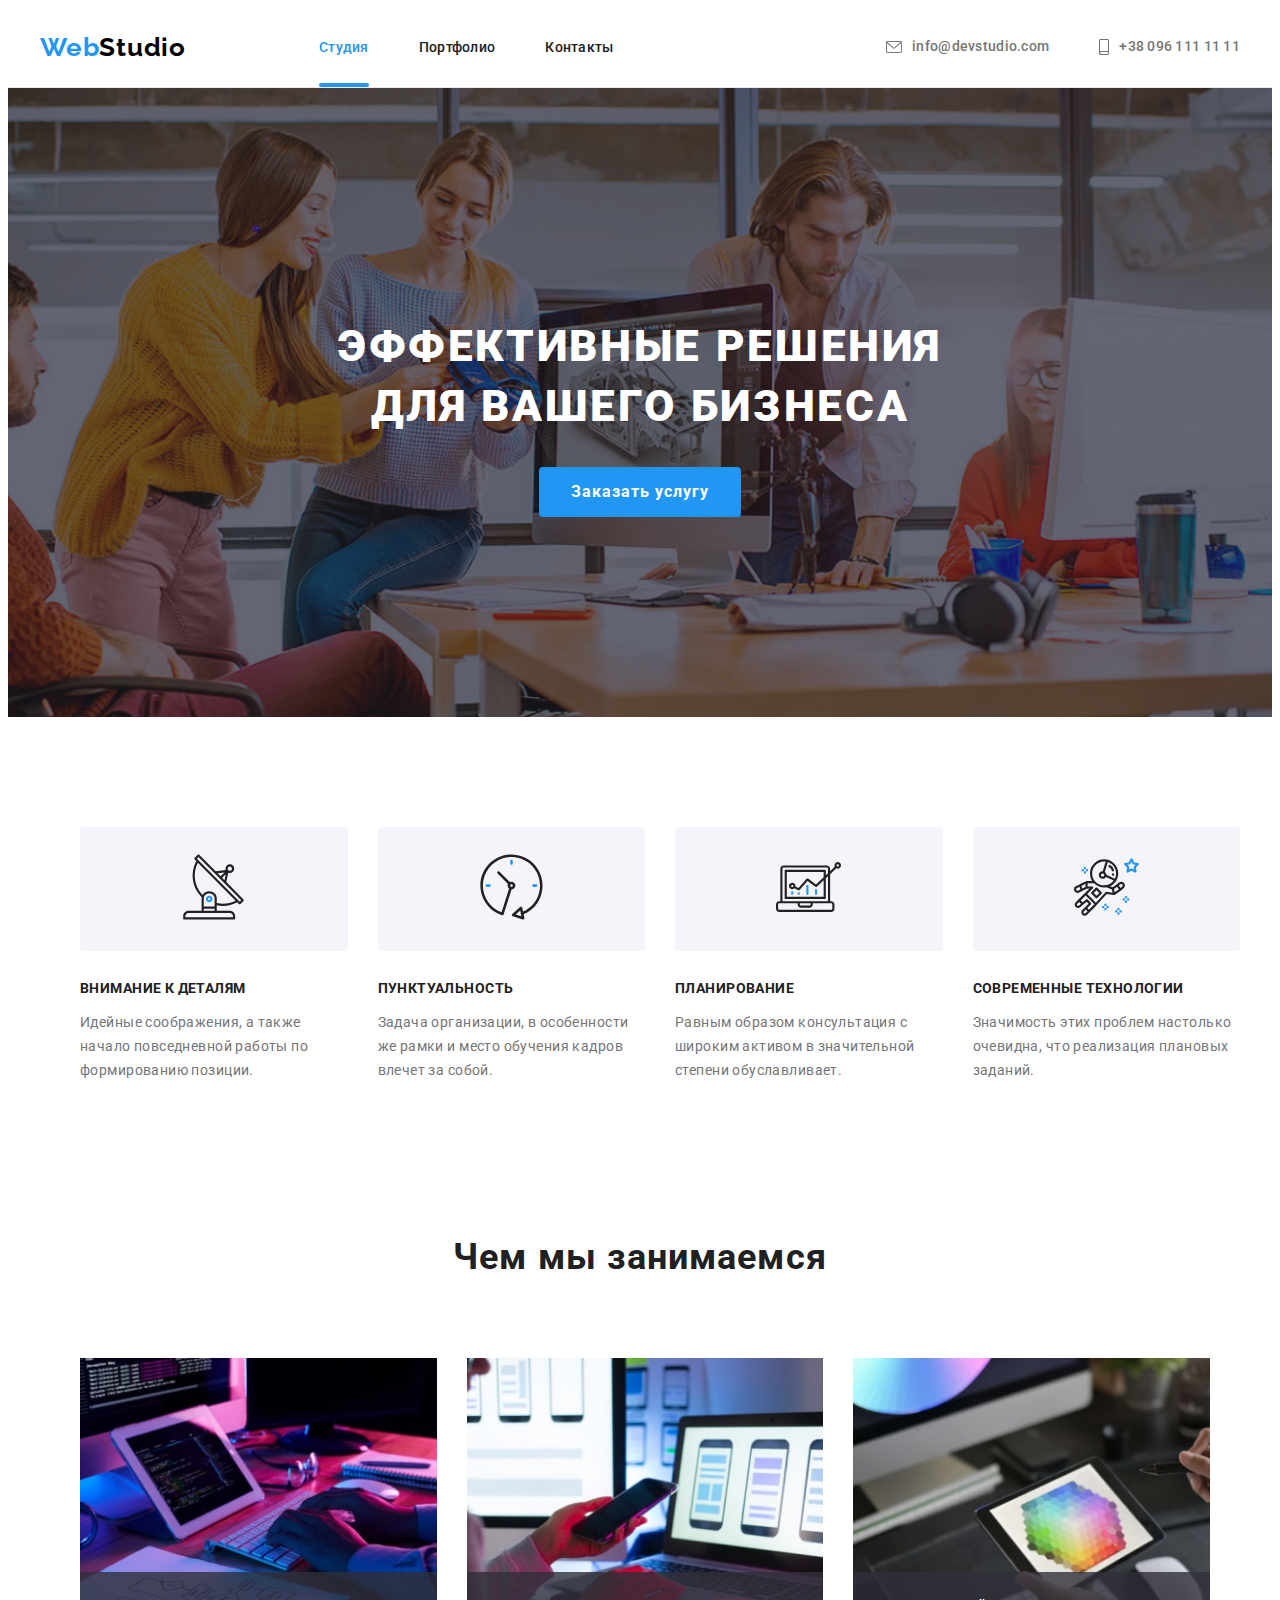
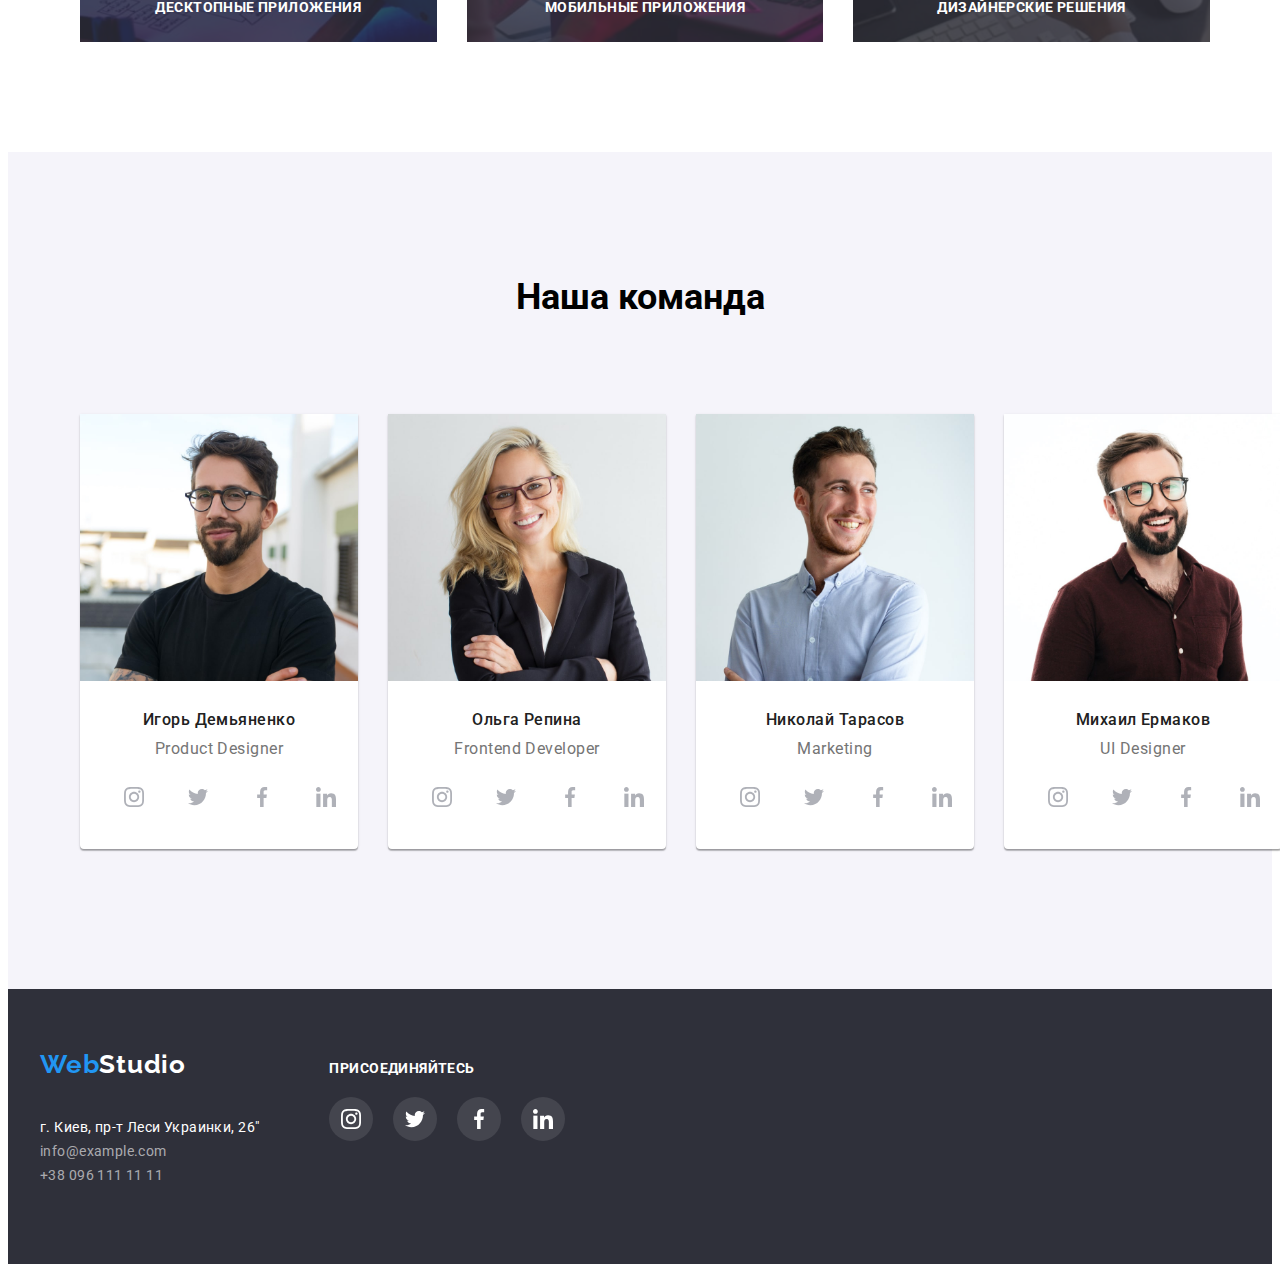
<file: index.html>
<!DOCTYPE html>
<html lang="ru">
<head>
    <meta charset="UTF-8">
    <meta http-equiv="X-UA-Compatible" content="IE=edge">
    <meta name="viewport" content="width=device-width, initial-scale=1.0">
    <title>Document</title>
    <link rel="preconnect" href="https://fonts.googleapis.com" /> 
<link rel="preconnect" href="https://fonts.gstatic.com" crossori gin /> 
<link 
href="https://fonts.googleapis.com/css2?family=Raleway:wght@700&family=Roboto:wght@400;500;700;900&display=swap" 
rel="stylesheet"
/>
<link rel="stylesheet" href="https://cdnjs.cloudflare.com/ajax/libs/modern-normalize/1.1.0/modern-normalize.min.css"
    integrity="sha512-wpPYUAdjBVSE4KJnH1VR1HeZfpl1ub8YT/NKx4PuQ5NmX2tKuGu6U/JRp5y+Y8XG2tV+wKQpNHVUX03MfMFn9Q=="
    crossorigin="anonymous" referrerpolicy="no-referrer" />
<link rel="stylesheet" href="./css/styles.css">
</head>
<body>
    <header class="header">
        <div class="container">
<nav class="header-navigation">
            <a class="site-logo link logo ">Web<span class="logo-second ">Studio</span></a>
       <ul class="header-list list">
    <li class="header-item"><a href=""class="header-link link current  ">Студия</a></li>
    <li class="header-item"><a href="./portfolio.html"class="header-link link  ">Портфолио</a></li>
    <li class="header-item"><a href=""class="header-link link">Контакты</a></li>

</ul>   
</nav>
   <ul class="header-first-list list">
       <li class="header-item"><a class="header-back link"href="">
        <svg width="16" height="12">
            <use href="./images/svg/icons.svg#icon-envelope"></use>
        </svg>   
        info@devstudio.com</a></li>
       <li class="header-item"><a class="header-tel link" href="tel:+380961111111tel:">
        <svg width="10" height="16">
            <use href="./images/svg/icons.svg#icon-smartphone"></use>
        </svg>
        +38 096 111 11 11 </a></li>
    </ul>
    </div>
    </header>
<main>
    <section class="hero">
        <h1 class="hero-title">Эффективные решения <br>для вашего  бизнеса</h1>
        <button data-modal-open class="hero-btn" type="button">Заказать услугу</button>
    </section>
    <section class="services section services">
        <h2 class="visually-hidden">#</h2> 
        <div class="container">
        <ul class="services-list list">
            <li class="services-item">
                <div class="wrapper-icon">
                    <svg width="65" height="70">
                        <use href="./images/svg/icons.svg#icon-antenna"></use>
                    </svg>
                </div>
            <h3 class="services-title">Внимание к деталям</h3>
            <p class="services-text">Идейные соображения, а также начало повседневной работы по формированию позиции.
            </p>
        </li>
            <li class="services-item ">
                <div class="wrapper-icon">
                    <svg width="65" height="70">
                        <use href="./images/svg/icons.svg#icon-clock"></use>
                    </svg>
                </div>
                <h3 class="services-title">Пунктуальность</h3>
                <p class="services-text">Задача организации, в особенности же рамки и место обучения кадров влечет за собой.</p>
            </li>
            <li class="services-item">
                <div class="wrapper-icon">
                    <svg width="65" height="70">
                        <use href="./images/svg/icons.svg#icon-diagram"></use>
                    </svg>
                </div>
                <h3 class="services-title">Планирование</h3>
            <p class="services-text">Равным образом консультация с широким активом в значительной степени обуславливает.</p>
            </li>
            <li class="services-item">
                <div class="wrapper-icon">
                    <svg width="65" height="70">
                        <use href="./images/svg/icons.svg#icon-astronaut"></use>
                    </svg>
                </div>
                <h3 class="services-title">Современные технологии</h3>
                <p class="services-text">Значимость этих проблем настолько очевидна, что реализация плановых заданий.</p>
</li>
        </ul>
        </div>
    </section>
    <section class="about section">
        <h2 class="about-title">Чем мы занимаемся</h2>
    <div class="container">
            <ul class="about-list list">
        <li class="about-item">
            <img
        src="./images/about1-min.jpg" class="img"
        alt="пишет на клавиатуре"
         width="370"
         height="294"
     />
     <div class="app-container">
         <p class="about-app">Десктопные приложения</p>
     </div>
        </li>
        <li class="about-item">
            <img
        src="./images/about_2-min.jpg"
        alt="ищет в телефоне"
        width="370"
        height="294"
    />
    <div class="app-container">
        <p class="about-app">Мобильные приложения</p>
    </div>
    </li>
        <li class="about-item"><img
        src="./images/about_3-min.jpg"
        alt=" играет в игру"
        width="370"
        height="294"
    />
    <div class="app-container">
        <p class="about-app">Дизайнерские решения</p>
    </div>
    </li>
    </ul>
    </div>
    </section>
    <section class="team section">
        <h2 class="team-pre-title">Наша команда</h2>
<div class="container">
        <ul class="team-list list">
    <li class="team-item">
        <img
    src="./images/pack_1-min.jpg"
    alt="дизайнер"
    width="270"
    height="260"
/>
<div class="info">
<h3 class="team-title">Игорь Демьяненко</h3>
<p class="team-text" lang="en">Product Designer</p>
<ul class="list-of-social-icons list">
    <li class="list-of-social-icons-item">
        <a class="social-link social" href="#">
            <svg width="20" height="20" >
            <use href="./images/svg/icons.svg#icon-instagram"></use>
            </svg>
        </a>
    </li>
    <li class="list-of-social-icons-item">
        <a class="social-link" href="">
            <svg width="20" height="20">
                <use href="./images/svg/icons.svg#icon-twitter"></use>
            </svg>
        </a>
    </li>
    <li class="list-of-social-icons-item">
        <a class="social-link "href="#">
            <svg width="20" height="20">
                <use href="./images/svg/icons.svg#icon-facebook"></use>
            </svg>
        </a>
    </li>
    <li class="list-of-social-icons-item">
        <a class="social-link" href="#">
            <svg width="20" height="20">
                <use href="./images/svg/icons.svg#icon-linkedin"></use>
            </svg>
        </a>
    </li>
</ul>
</div>
</li>
    <li class="team-item">
        <img
    src="./images/pack_3-min.jpg"
    alt="девелопмер"
    width="270"
    height="260"
/>
<div class="info">
<h3 class="team-title">Ольга Репина</h3>
<p class="team-text" lang="en">Frontend Developer
</p>
<ul class="list-of-social-icons list">
    <li class="list-of-social-icons-item">
        <a class="social-link social" href="#">
            <svg width="20" height="20">
                <use href="./images/svg/icons.svg#icon-instagram"></use>
            </svg>
        </a>
    </li>
    <li class="list-of-social-icons-item">
        <a class="social-link" href="">
            <svg width="20" height="20">
                <use href="./images/svg/icons.svg#icon-twitter"></use>
            </svg>
        </a>
    </li>
    <li class="list-of-social-icons-item">
        <a class="social-link" href="#">
            <svg width="20" height="20">
                <use href="./images/svg/icons.svg#icon-facebook"></use>
            </svg>
        </a>
    </li>
    <li class="list-of-social-icons-item">
        <a class="social-link" href="#">
            <svg width="20" height="20">
                <use href="./images/svg/icons.svg#icon-linkedin"></use>
            </svg>
        </a>
    </li>
</ul>
</li>
<li class="team-item">
    <img src="./images/pack_2-min.jpg" 
    alt="маркетолог" 
    width="270" 
    height="260"
     />
     <div class="info">
    <h3 class="team-title">Николай Тарасов</h3>
    <p class="team-text" lang="en" >Marketing
    </p>
    <ul class="list-of-social-icons list">
        <li class="list-of-social-icons-item">
            <a class="social-link social" href="#">
                <svg width="20" height="20">
                    <use href="./images/svg/icons.svg#icon-instagram"></use>
                </svg>
            </a>
        </li>
        <li class="list-of-social-icons-item">
            <a class="social-link" href="">
                <svg width="20" height="20">
                    <use href="./images/svg/icons.svg#icon-twitter"></use>
                </svg>
            </a>
        </li>
        <li class="list-of-social-icons-item">
            <a class="social-link" href="#">
                <svg width="20" height="20">
                    <use href="./images/svg/icons.svg#icon-facebook"></use>
                </svg>
            </a>
        </li>
        <li class="list-of-social-icons-item">
            <a class="social-link" href="#">
                <svg width="20" height="20">
                    <use href="./images/svg/icons.svg#icon-linkedin"></use>
                </svg>
            </a>
        </li>
    </ul>
     </div>
</li>
    <li class="team-item"><img src="./images/pack_4-min.jpg" 
        alt="дизайнер" 
        width="270" 
        height="260" 
        />
        <div class="info">
    <h3 class="team-title">Михаил Ермаков</h3>
    <p class="team-text" lang="en">UI Designer
    </p>
    <ul class="list-of-social-icons list">
        <li class="list-of-social-icons-item">
            <a class="social-link social " href="#">
                <svg width="20" height="20">
                    <use href="./images/svg/icons.svg#icon-instagram"></use>
                </svg>
            </a>
        </li>
        <li class="list-of-social-icons-item">
            <a class="social-link" href="">
                <svg width="20" height="20">
                    <use href="./images/svg/icons.svg#icon-twitter"></use>
                </svg>
            </a>
        </li>
        <li class="list-of-social-icons-item">
            <a class="social-link" href="#">
                <svg width="20" height="20">
                    <use href="./images/svg/icons.svg#icon-facebook"></use>
                </svg>
            </a>
        </li>
        <li class="list-of-social-icons-item">
            <a class="social-link" href="#">
                <svg width="20" height="20">
                    <use href="./images/svg/icons.svg#icon-linkedin"></use>
                </svg>
            </a>
        </li>
    </ul>
</div>
</li>
</ul>   
</div>
    </section>
</main>
<footer class="footer section">
    <div class="container">
        <div>
    <a class="site-logo link ">Web<span class="logo-second-half log">Studio</span></a>
    <address class="footer-adress">
    <ul class="footer-list list">
        <li class="footer-item"><a class="footer-text link" href="https://goo.gl/maps/nd1LVx3sfAS18rse7"
            target="_blank"
            rel="noopener noreferrer"
            >г. Киев, пр-т Леси Украинки, 26"</a>
        </li>
        <li class="footer-item"><a class="footer-link link" href="">info@example.com</a>
        <li class="footer-item "><a class="footer-link link " href="tel:+380961111111tel:">+38 096 111 11 11 </a>
        </li>
    </ul>
    </address>
</div>
<div class="footer-social">
    <h2 class="footer-title">присоединяйтесь</h2>
    <ul class="list-of-social-icons list">
        <li class="list-of-social-icons-item">
            <a class="social-link" href="#">
                <svg width="20" height="20">
                    <use href="./images/svg/icons.svg#icon-instagram"></use>
                </svg>
            </a>
        </li>
        <li class="list-of-social-icons-item">
            <a class="social-link" href="">
                <svg width="20" height="20">
                    <use href="./images/svg/icons.svg#icon-twitter"></use>
                </svg>
            </a>
        </li>
        <li class="list-of-social-icons-item">
            <a class="social-link" href="#">
                <svg width="20" height="20">
                    <use href="./images/svg/icons.svg#icon-facebook"></use>
                </svg>
            </a>
        </li>
        <li class="list-of-social-icons-item">
            <a class="social-link" href="#">
                <svg width="20" height="20">
                    <use href="./images/svg/icons.svg#icon-linkedin"></use>
                </svg>
            </a>
        </li>
    </ul>
</div>
</div>
</footer>
<div class="backdrop is-hidden"data-modal>
<div class="wrapper-modal">
    <form class="form">
    <button  type="button" data-modal-close class="close">&#10006;  </button>
    </form>
</div>
</div>
<script src="./js/modal.js"></script>
</body>
</html>
</file>
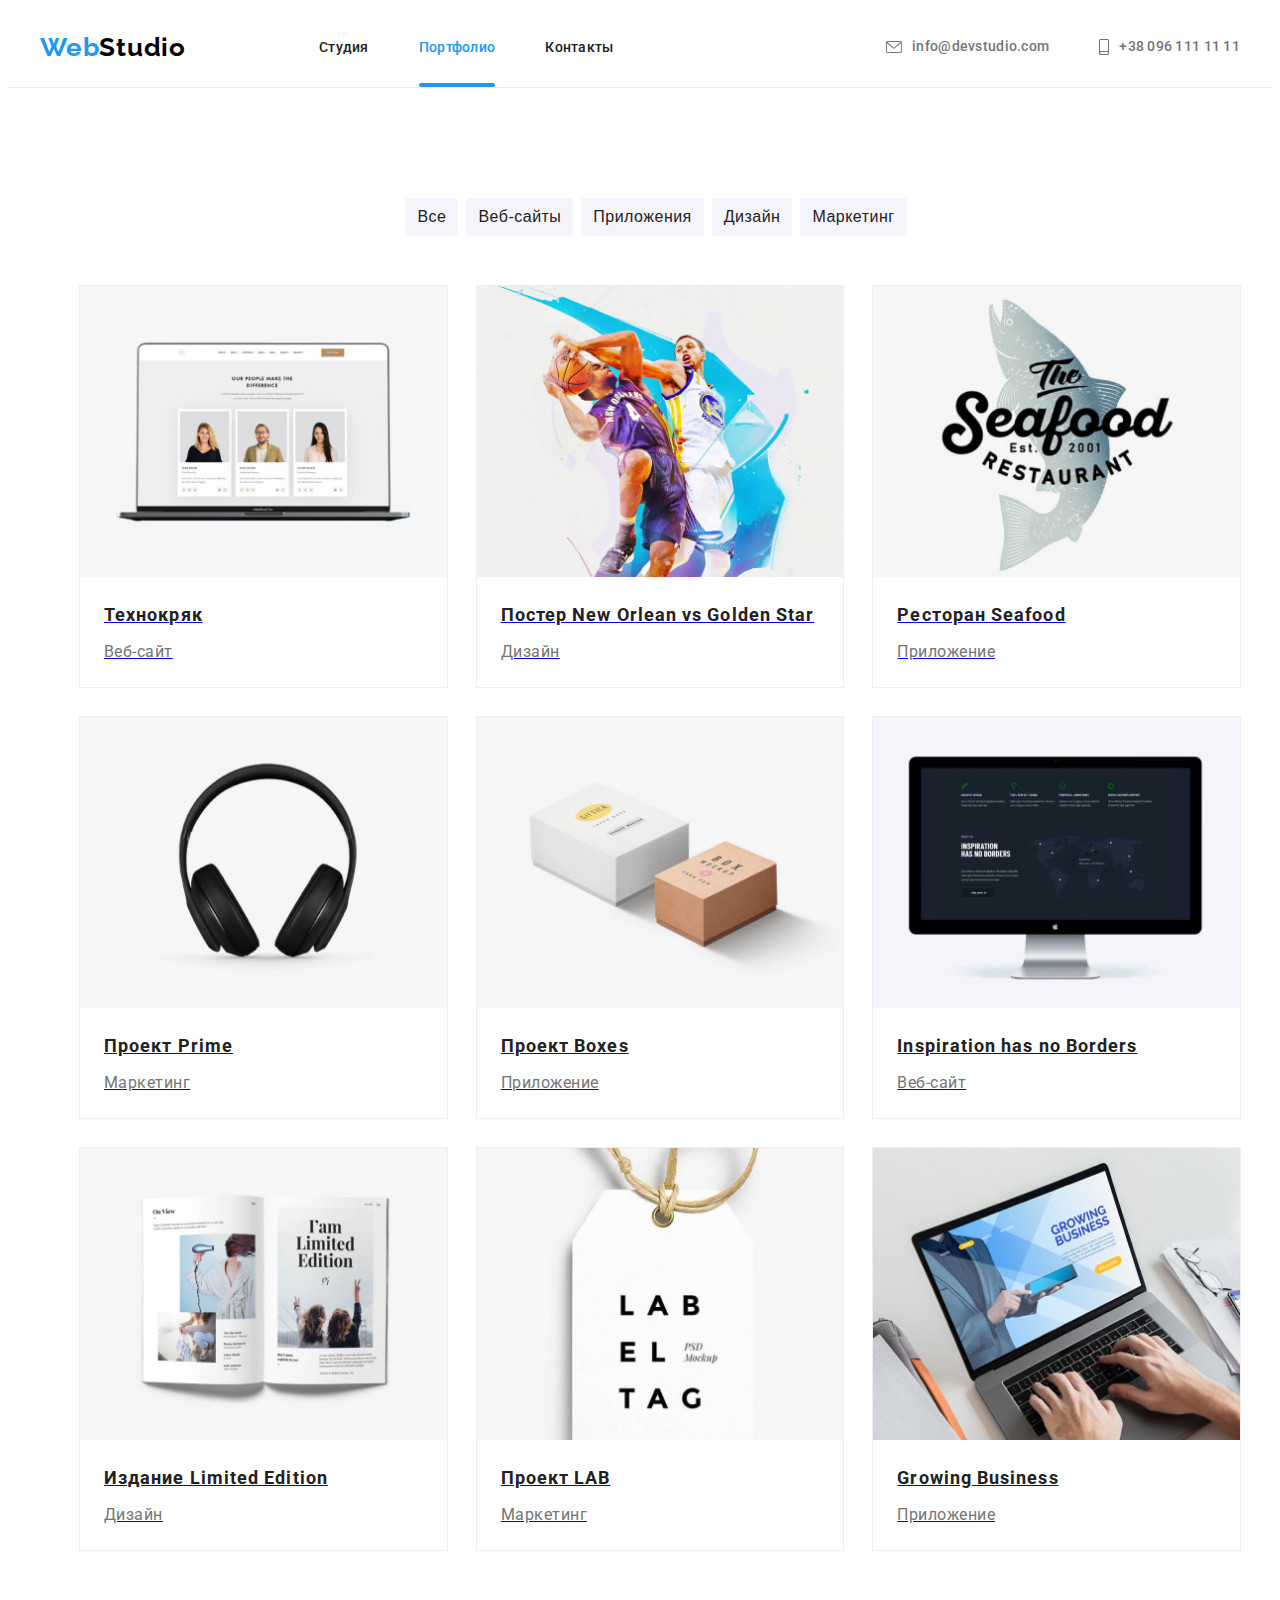
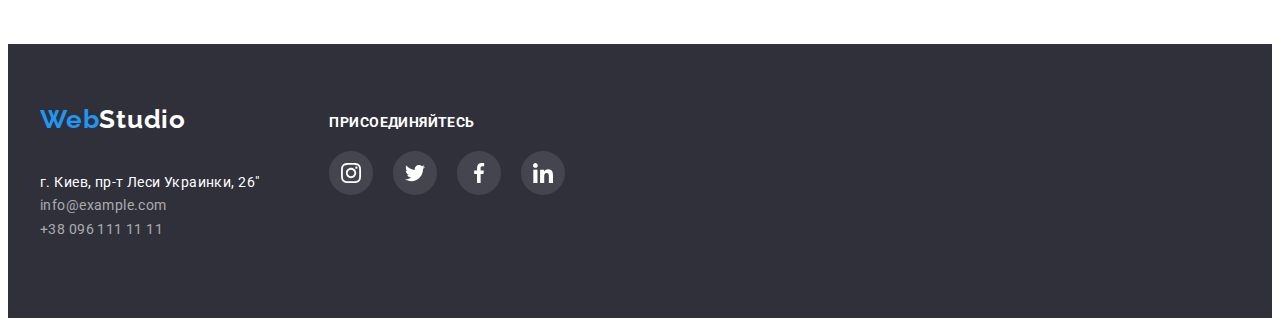
<file: portfolio.html>
<!DOCTYPE html>
<html lang="ru">

<head>
    <meta charset="UTF-8">
    <meta http-equiv="X-UA-Compatible" content="IE=edge">
    <meta name="viewport" content="width=device-width, initial-scale=1.0">
    <title>Document</title>
    <link rel="preconnect" href="https://fonts.googleapis.com" />
    <link rel="preconnect" href="https://fonts.gstatic.com" crossori gin />
    <link
        href="https://fonts.googleapis.com/css2?family=Raleway:wght@700&family=Roboto:wght@400;500;700;900&display=swap"
        rel="stylesheet" />
    <link rel="stylesheet" href="https://cdnjs.cloudflare.com/ajax/libs/modern-normalize/1.1.0/modern-normalize.min.css"
        integrity="sha512-wpPYUAdjBVSE4KJnH1VR1HeZfpl1ub8YT/NKx4PuQ5NmX2tKuGu6U/JRp5y+Y8XG2tV+wKQpNHVUX03MfMFn9Q=="
        crossorigin="anonymous" referrerpolicy="no-referrer" />
    <link rel="stylesheet" href="./css/styles.css">
</head>

<body>
<header class="header">
    <div class="container">
        <nav class="header-navigation">
            <a class="site-logo link logo ">Web<span class="logo-second ">Studio</span></a>
            <ul class="header-list list">
                <li class="header-item"><a href="./index.html" class="header-link link ">Студия</a></li>
                <li class="header-item"><a href="" class="header-link link current">Портфолио</a></li>
                <li class="header-item"><a href="" class="header-link link">Контакты</a></li>

            </ul>
        </nav>
        <ul class="header-first-list list">
            <li class="header-item"><a class="header-back link" href="">
                    <svg width="16" height="12">
                        <use href="./images/svg/icons.svg#icon-envelope"></use>
                    </svg>
                    info@devstudio.com</a></li>
            <li class="header-item"><a class="header-tel link" href="tel:+380961111111tel:">
                    <svg width="10" height="16">
                        <use href="./images/svg/icons.svg#icon-smartphone"></use>
                    </svg>
                    +38 096 111 11 11 </a></li>
        </ul>
    </div>
</header>
   <main>
       <section class="section">
       <div class="container">
       <h1 class="visually-hidden">cписки</h1>
       <ul class="list-btn-port list">
           <li class="item-btn"><button class="btn-port" type="button">Все</button></li>
           <li class="item-btn"><button class="btn-port" type="button">Веб-сайты</button></li>
           <li class="item-btn"><button class="btn-port" type="button">Приложения</button></li>
           <li class="item-btn"><button class="btn-port" type="button">Дизайн</button></li>
           <li class="item-btn"><button class="btn-port" type="button">Маркетинг</button></li>
       </ul>
       </div>
       <div class="container">
   <ul class="port-list list">
       <li class="port-item">
        <a href="#">
            <div class="wrapper-image">
        <img src="./images_port/port_10.jpg" 
        alt="ноутбук" 
        width="370" 
        height="294" 
        />
        <p>
            Технокряк это современная площадка распространения коронавируса. Компании используют эту платформу для цифрового
            шпионажа и атак на защищённые сервера конкурентов.
            </p>
        </div>
        <div class="info">
        <h2 class="title-port">Технокряк</h2>
        <p class="text-port">Веб-сайт</p>
    </div>
           </a>
    </li>
    <li class="port-item">
        <a href="#">
        <div class="wrapper-image">
    <img
    src="./images_port/port_9.jpg"
    alt="ноутбук"
    width="370"
    height="294"
    />
    <p>Технокряк это современная площадка распространения коронавируса. Компании используют эту платформу для цифрового
    шпионажа и атак на защищённые сервера конкурентов.
</p>
        </div> 
    <div class="info">
    <h2 class="title-port">Постер New Orlean vs Golden Star</h2>
    <p class="text-port">Дизайн</p>
    </div>
    </a>
    </li>
    <li class="port-item">
        <a href="#">
        <div class="wrapper-image">
<img src="./images_port/port_8.jpg" 
alt="баскетбол" 
width="370" 
height="294" 
/>
<p>Технокряк это современная площадка распространения коронавируса. Компании используют эту платформу для цифрового
шпионажа и атак на защищённые сервера конкурентов.
</p>
</div>
<div class="info">
     <h2 class="title-port">Ресторан Seafood</h2>
    <p class="text-port">Приложение</p>    
</div>
</a>    
</li>
    <li class="port-item">
        <a href="#">
        <div class="wrapper-image">
    <img src="./images_port/port_7.jpg" 
    alt="ресторан" 
    width="370" 
    height="294" 
    />
    <p>Технокряк это современная площадка распространения коронавируса. Компании используют эту платформу для цифрового
        шпионажа и атак на защищённые сервера конкурентов.
    </p>
    </div>
    <div class="info">
    <h2 class="title-port">Проект Prime</h2>
    <p class="text-port">Маркетинг</p>
</div>
</a>
</li>
<li class="port-item">
    <a href="#">
    <div class="wrapper-image">
<img src="./images_port/port_6.jpg" 
alt="наушники" 
width="370" 
height="294" 
/>
<p>Технокряк это современная площадка распространения коронавируса. Компании используют эту платформу для цифрового
    шпионажа и атак на защищённые сервера конкурентов.
</p>
</div>
<div class="info">
<h2 class="title-port">Проект Boxes</h2>
<p class="text-port">Приложение</p>
</div>
</a>
</li>
<li class="port-item">
    <a href="#">
        <div class="wrapper-image">
    <img src="./images_port/port_5.jpg" 
    alt="коробки" 
    width="370" 
    height="294" 
    />
    <p>Технокряк это современная площадка распространения коронавируса. Компании используют эту платформу для цифрового
        шпионажа и атак на защищённые сервера конкурентов.
    </p>
    </div>
    <div class="info">
    <h2 class="title-port">Inspiration has no Borders</h2>
    <p class="text-port">Веб-сайт</p>
</div>
</a>
</li>

<li class="port-item">
        <a href="#">
            <div class="wrapper-image">
    <img src="./images_port/port_3.jpg" 
    alt="веб-сайт" 
    width="370" 
    height="294" 
    />
    <p>Технокряк это современная площадка распространения коронавируса. Компании используют эту платформу для цифрового
        шпионажа и атак на защищённые сервера конкурентов.
    </p>
</div>
<div class="info">
    <h2 class="title-port">Издание Limited Edition</h2>
    <p class="text-port">Дизайн</p>
</div>
</a>
</li>

<li class="port-item">
    <a href="#">
        <div class="wrapper-image">
    <img src="./images_port/port_2.jpg" 
    alt="журнал" 
    width="370" 
    height="294" 
    />
    <p>Технокряк это современная площадка распространения коронавируса. Компании используют эту платформу для цифрового
        шпионажа и атак на защищённые сервера конкурентов.
    </p>
    </div>
    <div class="info">
    <h2 class="title-port">Проект LAB</h2>
    <p class="text-port">Маркетинг</p>
</div>
</a>
</li>
<li class="port-item">
    <a href="#">
        <div class="wrapper-image">
    <img src="./images_port/port_1.jpg" 
    alt="пишет на ноутбуке" 
    width="370" 
    height="294" 
    />
    <p>Технокряк это современная площадка распространения коронавируса. Компании используют эту платформу для цифрового
        шпионажа и атак на защищённые сервера конкурентов.
    </p>
    </div>
    <div class="info">
    <h2 class="title-port" >Growing Business</h2>
    <p class="text-port">Приложение</p>
</div>
</a>
</li>
</div>
       </section>
</main>
<footer class="footer section">
    <div class="container">
        <div>
            <a class="site-logo link ">Web<span class="logo-second-half log">Studio</span></a>
            <address class="footer-adress">
                <ul class="footer-list list">
                    <li class="footer-item"><a class="footer-text link" href="https://goo.gl/maps/nd1LVx3sfAS18rse7"
                            target="_blank" rel="noopener noreferrer">г. Киев, пр-т Леси Украинки, 26"</a>
                    </li>
                    <li class="footer-item"><a class="footer-link link" href="">info@example.com</a>
                    <li class="footer-item "><a class="footer-link link " href="tel:+380961111111tel:">+38 096 111 11 11
                        </a>
                    </li>
                </ul>
            </address>
        </div>
        <div class="footer-social">
            <h2 class="footer-title">присоединяйтесь</h2>
            <ul class="list-of-social-icons list">
                <li class="list-of-social-icons-item">
                    <a class="social-link" href="#">
                        <svg width="20" height="20">
                            <use href="./images/svg/icons.svg#icon-instagram"></use>
                        </svg>
                    </a>
                </li>
                <li class="list-of-social-icons-item">
                    <a class="social-link" href="">
                        <svg width="20" height="20">
                            <use href="./images/svg/icons.svg#icon-twitter"></use>
                        </svg>
                    </a>
                </li>
                <li class="list-of-social-icons-item">
                    <a class="social-link" href="#">
                        <svg width="20" height="20">
                            <use href="./images/svg/icons.svg#icon-facebook"></use>
                        </svg>
                    </a>
                </li>
                <li class="list-of-social-icons-item">
                    <a class="social-link" href="#">
                        <svg width="20" height="20">
                            <use href="./images/svg/icons.svg#icon-linkedin"></use>
                        </svg>
                    </a>
                </li>
            </ul>
        </div>
    </div>
</footer>
</body>

</html>
</file>
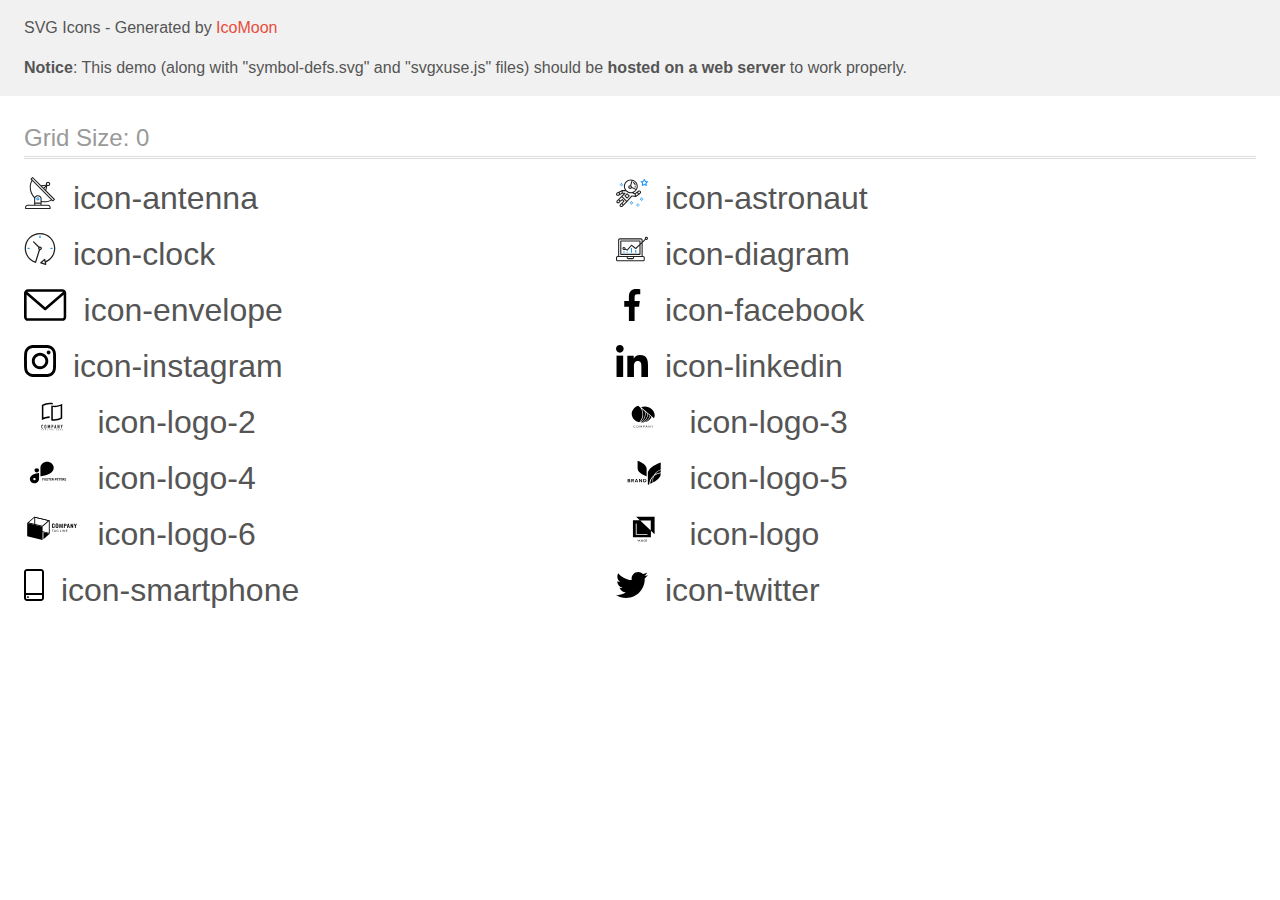
<file: images/svg/icomoon/demo-external-svg.html>
<!doctype html>
<html>
<head>
    <title>IcoMoon - SVG Icons</title>
    <meta charset="utf-8">
    <meta name="viewport" content="width=device-width, initial-scale=1">
    <link rel="stylesheet" href="demo-files/demo.css">
    <link rel="stylesheet" href="style.css">
</head>
<body>
<header class="bgc1 clearfix">
<div class="mhl">
    <p>SVG Icons - Generated by <a href="https://icomoon.io/app">IcoMoon</a></p><p><strong>Notice</strong>: This demo (along with "symbol-defs.svg" and "svgxuse.js" files) should be <b>hosted on a web server</b> to work properly.</p>
</div>
</header>
    <div class="clearfix mhl ptl">
        <h1 class="mvm mtn fgc1">Grid Size: 0</h1>
        <div class="glyph fs1">
            <div class="clearfix pbs">
                <svg class="icon icon-antenna"><use xlink:href="symbol-defs.svg#icon-antenna"></use></svg><span class="name"> icon-antenna</span>
            </div>
        </div>
        <div class="glyph fs1">
            <div class="clearfix pbs">
                <svg class="icon icon-astronaut"><use xlink:href="symbol-defs.svg#icon-astronaut"></use></svg><span class="name"> icon-astronaut</span>
            </div>
        </div>
        <div class="glyph fs1">
            <div class="clearfix pbs">
                <svg class="icon icon-clock"><use xlink:href="symbol-defs.svg#icon-clock"></use></svg><span class="name"> icon-clock</span>
            </div>
        </div>
        <div class="glyph fs1">
            <div class="clearfix pbs">
                <svg class="icon icon-diagram"><use xlink:href="symbol-defs.svg#icon-diagram"></use></svg><span class="name"> icon-diagram</span>
            </div>
        </div>
        <div class="glyph fs1">
            <div class="clearfix pbs">
                <svg class="icon icon-envelope"><use xlink:href="symbol-defs.svg#icon-envelope"></use></svg><span class="name"> icon-envelope</span>
            </div>
        </div>
        <div class="glyph fs1">
            <div class="clearfix pbs">
                <svg class="icon icon-facebook"><use xlink:href="symbol-defs.svg#icon-facebook"></use></svg><span class="name"> icon-facebook</span>
            </div>
        </div>
        <div class="glyph fs1">
            <div class="clearfix pbs">
                <svg class="icon icon-instagram"><use xlink:href="symbol-defs.svg#icon-instagram"></use></svg><span class="name"> icon-instagram</span>
            </div>
        </div>
        <div class="glyph fs1">
            <div class="clearfix pbs">
                <svg class="icon icon-linkedin"><use xlink:href="symbol-defs.svg#icon-linkedin"></use></svg><span class="name"> icon-linkedin</span>
            </div>
        </div>
        <div class="glyph fs1">
            <div class="clearfix pbs">
                <svg class="icon icon-logo-2"><use xlink:href="symbol-defs.svg#icon-logo-2"></use></svg><span class="name"> icon-logo-2</span>
            </div>
        </div>
        <div class="glyph fs1">
            <div class="clearfix pbs">
                <svg class="icon icon-logo-3"><use xlink:href="symbol-defs.svg#icon-logo-3"></use></svg><span class="name"> icon-logo-3</span>
            </div>
        </div>
        <div class="glyph fs1">
            <div class="clearfix pbs">
                <svg class="icon icon-logo-4"><use xlink:href="symbol-defs.svg#icon-logo-4"></use></svg><span class="name"> icon-logo-4</span>
            </div>
        </div>
        <div class="glyph fs1">
            <div class="clearfix pbs">
                <svg class="icon icon-logo-5"><use xlink:href="symbol-defs.svg#icon-logo-5"></use></svg><span class="name"> icon-logo-5</span>
            </div>
        </div>
        <div class="glyph fs1">
            <div class="clearfix pbs">
                <svg class="icon icon-logo-6"><use xlink:href="symbol-defs.svg#icon-logo-6"></use></svg><span class="name"> icon-logo-6</span>
            </div>
        </div>
        <div class="glyph fs1">
            <div class="clearfix pbs">
                <svg class="icon icon-logo"><use xlink:href="symbol-defs.svg#icon-logo"></use></svg><span class="name"> icon-logo</span>
            </div>
        </div>
        <div class="glyph fs1">
            <div class="clearfix pbs">
                <svg class="icon icon-smartphone"><use xlink:href="symbol-defs.svg#icon-smartphone"></use></svg><span class="name"> icon-smartphone</span>
            </div>
        </div>
        <div class="glyph fs1">
            <div class="clearfix pbs">
                <svg class="icon icon-twitter"><use xlink:href="symbol-defs.svg#icon-twitter"></use></svg><span class="name"> icon-twitter</span>
            </div>
        </div>
  </div>
<script defer src="svgxuse.js"></script>
</body>
</html>
</file>
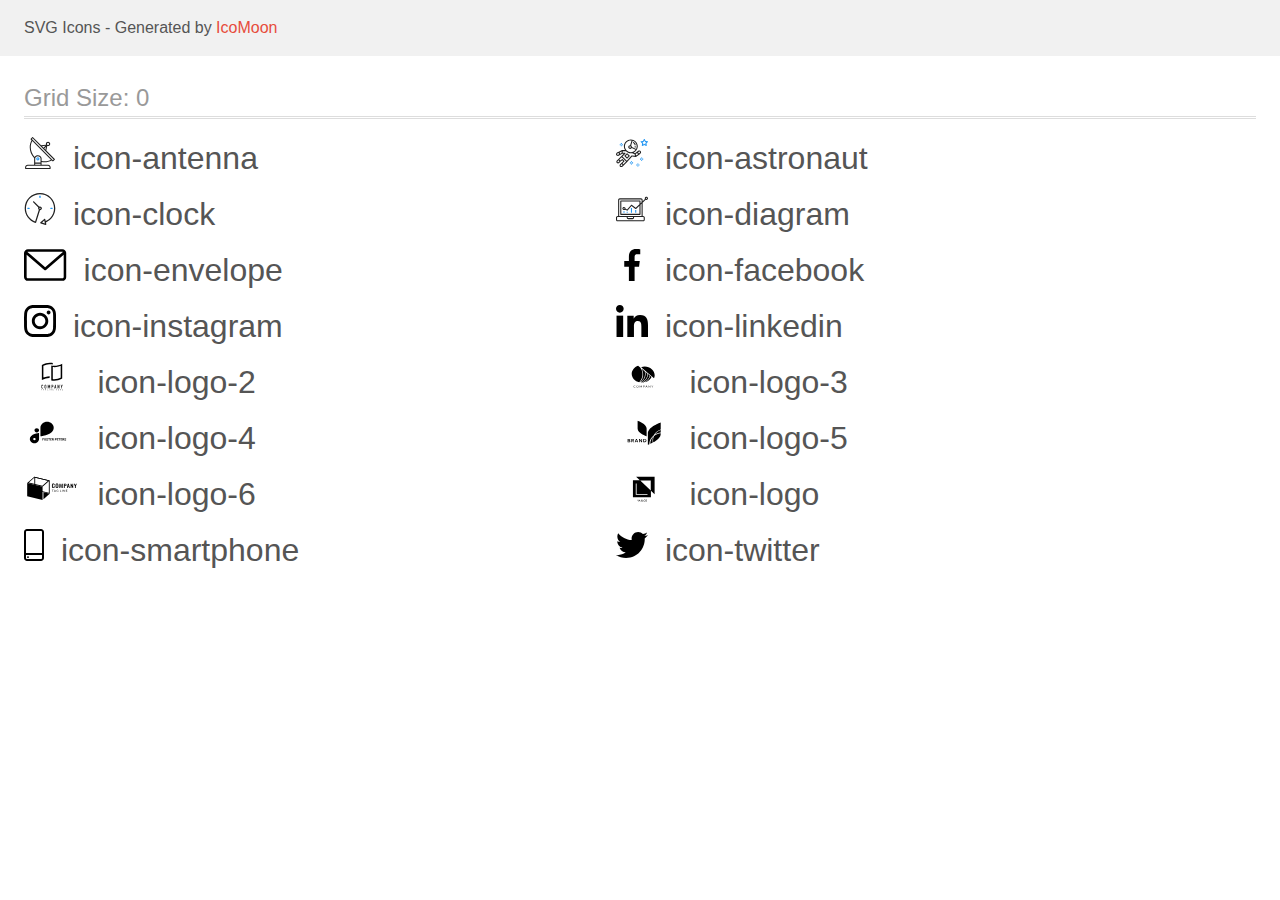
<file: images/svg/icomoon/demo.html>
<!doctype html>
<html>
<head>
    <title>IcoMoon - SVG Icons</title>
    <meta charset="utf-8">
    <meta name="viewport" content="width=device-width, initial-scale=1">
    <link rel="stylesheet" href="demo-files/demo.css">
    <link rel="stylesheet" href="style.css">
</head>
<body>
<svg aria-hidden="true" style="position: absolute; width: 0; height: 0; overflow: hidden;" version="1.1" xmlns="http://www.w3.org/2000/svg" xmlns:xlink="http://www.w3.org/1999/xlink">
<defs>
<symbol id="icon-antenna" viewBox="0 0 32 32">
<path fill="#212121" style="fill: var(--color1, #212121)" d="M30.773 22.098l-8.443-8.505 0.937-4.615c0.242 0.094 0.499 0.144 0.758 0.146h0.006c1.192 0.014 2.17-0.941 2.184-2.133s-0.941-2.17-2.133-2.184c-1.192-0.014-2.17 0.941-2.184 2.133-0.003 0.255 0.039 0.509 0.125 0.749l-4.96 0.605-8.091-8.133c-0.099-0.101-0.235-0.159-0.377-0.16-0.14 0.001-0.274 0.056-0.373 0.155l-1.513 1.504c-0.208 0.208-0.208 0.546 0 0.754l0.814 0.826c-3.153 5.798-2.129 12.978 2.519 17.663 0.043 0.041 0.092 0.074 0.146 0.098-0.034 0.18-0.051 0.364-0.052 0.547v6.187h-6.4c-1.472 0.002-2.665 1.195-2.667 2.667v1.067c0 0.295 0.239 0.533 0.533 0.533h24.533c0.295 0 0.533-0.239 0.533-0.533v-1.067c-0.002-1.472-1.195-2.665-2.667-2.667h-6.4v-2.742c1.003 0.21 2.024 0.317 3.049 0.32 2.458-0.003 4.877-0.615 7.040-1.783l0.818 0.823c0.099 0.101 0.235 0.159 0.377 0.16 0.14-0.001 0.274-0.056 0.373-0.155l1.513-1.504c0.208-0.208 0.208-0.546 0-0.754zM23.28 6.233c0.418-0.415 1.093-0.414 1.508 0.004s0.414 1.093-0.004 1.508c-0.2 0.199-0.47 0.31-0.752 0.31h-0.003c-0.589-0.003-1.064-0.483-1.061-1.072 0.002-0.282 0.115-0.552 0.314-0.751h-0.002zM22.024 9.738l-0.598 2.946-1.175-1.182 1.774-1.763zM21.419 8.836l-1.92 1.909-1.485-1.493 3.405-0.415zM24.004 28.8c0.884 0 1.6 0.716 1.6 1.6v0.533h-23.467v-0.533c0-0.884 0.716-1.6 1.6-1.6h20.267zM16.537 26.667v1.067h-5.333v-1.067h5.333zM11.204 25.6v-4.053c0-1.294 1.196-2.347 2.667-2.347s2.667 1.053 2.667 2.347v4.053h-5.333zM17.604 23.904v-2.357c0-1.882-1.675-3.413-3.733-3.413-1.331-0.020-2.576 0.657-3.281 1.786-4.058-4.274-4.971-10.645-2.279-15.887l18.602 18.708c-2.872 1.461-6.165 1.873-9.309 1.163zM28.893 23.22l-21.057-21.181 0.755-0.752 7.935 7.98c0.004 0 0.006 0.007 0.010 0.010l13.115 13.191-0.757 0.752z"></path>
<path fill="#2196f3" style="fill: var(--color2, #2196f3)" d="M13.876 20.267h-0.005c-0.884-0.001-1.601 0.714-1.602 1.598s0.714 1.601 1.598 1.602h0.005c0.884 0.001 1.601-0.714 1.602-1.598s-0.714-1.601-1.598-1.602zM14.249 22.245c-0.1 0.1-0.236 0.156-0.378 0.155-0.295-0.002-0.532-0.242-0.531-0.536 0.001-0.141 0.057-0.276 0.157-0.375s0.233-0.154 0.373-0.155c0.295 0.002 0.532 0.241 0.53 0.536-0.001 0.141-0.057 0.276-0.157 0.375h0.005z"></path>
</symbol>
<symbol id="icon-astronaut" viewBox="0 0 32 32">
<path fill="#2196f3" style="fill: var(--color2, #2196f3)" d="M31.974 4.524c-0.063-0.193-0.229-0.333-0.43-0.363l-1.91-0.278-0.855-1.731c-0.179-0.365-0.777-0.365-0.956 0l-0.855 1.731-1.91 0.278c-0.201 0.029-0.367 0.17-0.431 0.363-0.062 0.193-0.011 0.405 0.135 0.547l1.383 1.348-0.326 1.903c-0.034 0.2 0.048 0.402 0.212 0.522 0.166 0.121 0.382 0.135 0.562 0.040l1.709-0.899 1.709 0.899c0.078 0.041 0.164 0.061 0.249 0.061 0.11 0 0.221-0.034 0.314-0.102 0.164-0.119 0.246-0.322 0.212-0.522l-0.326-1.903 1.383-1.348c0.145-0.142 0.197-0.354 0.135-0.547zM29.511 5.851c-0.125 0.122-0.183 0.299-0.153 0.472l0.191 1.114-1-0.526c-0.078-0.041-0.163-0.061-0.249-0.061s-0.17 0.020-0.249 0.061l-1.001 0.526 0.191-1.114c0.030-0.173-0.028-0.349-0.153-0.472l-0.81-0.789 1.119-0.163c0.174-0.025 0.324-0.134 0.402-0.292l0.5-1.013 0.5 1.013c0.078 0.157 0.228 0.267 0.402 0.292l1.119 0.163-0.809 0.789z"></path>
<path fill="#2196f3" style="fill: var(--color2, #2196f3)" d="M26.134 20.522h-1.067v1.067h1.067v-1.067z"></path>
<path fill="#2196f3" style="fill: var(--color2, #2196f3)" d="M26.134 22.656h-1.067v1.067h1.067v-1.067z"></path>
<path fill="#2196f3" style="fill: var(--color2, #2196f3)" d="M27.2 21.589h-1.067v1.067h1.067v-1.067z"></path>
<path fill="#2196f3" style="fill: var(--color2, #2196f3)" d="M25.067 21.589h-1.067v1.067h1.067v-1.067z"></path>
<path fill="#2196f3" style="fill: var(--color2, #2196f3)" d="M22.4 26.389h-1.067v1.067h1.067v-1.067z"></path>
<path fill="#2196f3" style="fill: var(--color2, #2196f3)" d="M22.4 28.522h-1.067v1.067h1.067v-1.067z"></path>
<path fill="#2196f3" style="fill: var(--color2, #2196f3)" d="M23.467 27.456h-1.067v1.067h1.067v-1.067z"></path>
<path fill="#2196f3" style="fill: var(--color2, #2196f3)" d="M21.333 27.456h-1.067v1.067h1.067v-1.067z"></path>
<path fill="#2196f3" style="fill: var(--color2, #2196f3)" d="M16 24.256h-1.067v1.067h1.067v-1.067z"></path>
<path fill="#2196f3" style="fill: var(--color2, #2196f3)" d="M16 26.389h-1.067v1.067h1.067v-1.067z"></path>
<path fill="#2196f3" style="fill: var(--color2, #2196f3)" d="M17.067 25.322h-1.067v1.067h1.067v-1.067z"></path>
<path fill="#2196f3" style="fill: var(--color2, #2196f3)" d="M14.933 25.322h-1.067v1.067h1.067v-1.067z"></path>
<path fill="#2196f3" style="fill: var(--color2, #2196f3)" d="M5.867 6.122h-1.067v1.067h1.067v-1.067z"></path>
<path fill="#2196f3" style="fill: var(--color2, #2196f3)" d="M5.867 8.255h-1.067v1.067h1.067v-1.067z"></path>
<path fill="#2196f3" style="fill: var(--color2, #2196f3)" d="M6.933 7.189h-1.067v1.067h1.067v-1.067z"></path>
<path fill="#2196f3" style="fill: var(--color2, #2196f3)" d="M4.8 7.189h-1.067v1.067h1.067v-1.067z"></path>
<path fill="#212121" style="fill: var(--color1, #212121)" d="M24.715 14.159c-0.287-0.388-0.709-0.637-1.188-0.705-0.481-0.068-0.956 0.058-1.34 0.352l-1.252 0.96-1.898 1.417-1.358-0.541c2.421-1.086 4.114-3.508 4.114-6.32 0-3.823-3.123-6.933-6.961-6.933s-6.961 3.11-6.961 6.933c0 1.386 0.414 2.674 1.12 3.758l-2.764-0.024c-0.002 0-0.003 0-0.005 0-0.009 0-0.015 0.004-0.023 0.005-0.053 0.002-0.105 0.013-0.155 0.031-0.013 0.005-0.026 0.008-0.038 0.013-0.006 0.003-0.013 0.003-0.019 0.006l-3.233 1.596c-0.001 0-0.001 0-0.001 0.001l-1.893 0.911c-0.021 0.009-0.042 0.021-0.063 0.035-0.755 0.502-1.012 1.489-0.598 2.295 0.22 0.429 0.595 0.745 1.056 0.889 0.178 0.055 0.359 0.083 0.539 0.083 0.29 0 0.577-0.071 0.839-0.211l1.388-0.738 2.264-1.169 1.357-0.008-5.442 5.416c-0.001 0.001-0.001 0.001-0.002 0.001l-1.339 1.333c-0.316 0.315-0.49 0.732-0.49 1.178s0.174 0.863 0.49 1.179c0.325 0.323 0.752 0.485 1.179 0.485s0.854-0.162 1.18-0.485l1.314-1.309 1.741-1.3 0.901 0.897-1.762 1.754c-0 0.001-0.001 0.001-0.002 0.001l-1.339 1.333c-0.316 0.315-0.49 0.732-0.49 1.178s0.174 0.863 0.49 1.179c0.325 0.323 0.753 0.485 1.18 0.485s0.855-0.162 1.18-0.485l3.482-3.467c0.001-0.001 0.001-0.001 0.001-0.002l1.010-1-0.004-0.004c0.006-0.006 0.015-0.009 0.022-0.015l5.166-5.658 3.471 0.494c0.025 0.004 0.050 0.005 0.075 0.005 0.065 0 0.127-0.015 0.187-0.038 0.018-0.006 0.033-0.015 0.050-0.023 0.019-0.010 0.039-0.015 0.058-0.027l3.213-2.133c0.012-0.008 0.018-0.021 0.029-0.029 0.013-0.010 0.029-0.014 0.041-0.026l1.271-1.191c0.662-0.62 0.753-1.635 0.212-2.362zM2.13 17.77c-0.173 0.093-0.37 0.111-0.558 0.052-0.187-0.058-0.338-0.186-0.427-0.358-0.161-0.314-0.068-0.695 0.214-0.902l1.314-0.632 0.449 1.312-0.992 0.528zM5.628 15.942l-1.548 0.8-0.439-1.283 2.027-1.001-0.040 1.484zM20.727 9.322c0 0.918-0.219 1.785-0.599 2.559l-4.181-1.899c-0.044-0.573-0.341-1.075-0.788-1.388l1.464-4.86c2.378 0.756 4.105 2.974 4.105 5.588zM8.938 9.322c0-3.235 2.644-5.867 5.894-5.867 0.253 0 0.5 0.021 0.745 0.052l-1.432 4.754c-0.019-0.001-0.037-0.006-0.057-0.006-1.033 0-1.873 0.837-1.873 1.867s0.84 1.867 1.873 1.867c0.694 0 1.294-0.383 1.618-0.945l3.862 1.755c-1.075 1.446-2.795 2.39-4.737 2.39-3.25 0-5.894-2.632-5.894-5.867zM14.894 10.122c0 0.441-0.362 0.8-0.806 0.8s-0.806-0.359-0.806-0.8c0-0.441 0.362-0.8 0.806-0.8s0.806 0.359 0.806 0.8zM2.465 25.146c-0.236 0.234-0.619 0.234-0.854 0.001-0.114-0.114-0.176-0.263-0.176-0.423s0.062-0.309 0.176-0.421l0.962-0.958 0.851 0.848-0.959 0.955zM5.679 28.88c-0.236 0.234-0.619 0.235-0.855 0.001-0.114-0.114-0.176-0.263-0.176-0.423s0.062-0.309 0.176-0.421l0.963-0.959 0.852 0.848-0.96 0.955zM9.16 25.411c-0.001 0-0.001 0-0.002 0.001l-1.765 1.76-0.852-0.848 1.763-1.755c0 0 0 0 0-0s0.001-0.001 0.002-0.001c0.040-0.040 0.065-0.088 0.090-0.135 0.007-0.014 0.020-0.026 0.026-0.040 0.017-0.041 0.019-0.085 0.026-0.129 0.003-0.025 0.014-0.047 0.014-0.073 0-0.036-0.013-0.070-0.020-0.106-0.006-0.032-0.006-0.065-0.019-0.095-0.020-0.050-0.055-0.094-0.091-0.138-0.010-0.012-0.014-0.027-0.025-0.038 0 0 0 0-0.001 0s-0.001-0.002-0.001-0.002l-1.607-1.6c-0.017-0.017-0.039-0.024-0.058-0.038-0.028-0.022-0.055-0.042-0.087-0.058-0.030-0.015-0.061-0.024-0.093-0.033-0.034-0.010-0.067-0.017-0.103-0.020-0.033-0.002-0.063 0.001-0.095 0.005-0.036 0.004-0.069 0.009-0.104 0.020-0.034 0.011-0.063 0.027-0.094 0.045-0.020 0.011-0.042 0.015-0.061 0.029l-1.773 1.324-0.901-0.897 2.399-2.386 4.361 4.289-0.928 0.919zM15.979 18.394c-0.015-0.002-0.030 0.004-0.045 0.003-0.039-0.002-0.076 0.001-0.115 0.007-0.030 0.005-0.059 0.011-0.088 0.021-0.034 0.012-0.065 0.028-0.097 0.047-0.030 0.018-0.057 0.037-0.083 0.061-0.013 0.011-0.028 0.017-0.040 0.029l-4.698 5.146-4.328-4.257 2.833-2.818c0.209-0.208 0.21-0.546 0.002-0.755-0.105-0.105-0.243-0.157-0.381-0.156v-0.001l-2.219 0.013 0.028-1.607 3.104 0.027c1.265 1.294 3.029 2.101 4.981 2.101 0.437 0 0.864-0.045 1.279-0.123 0.040 0.032 0.079 0.065 0.13 0.085l2.41 0.96 0.331 1.644-3.003-0.427zM20.020 18.572l-0.313-1.558 1.446-1.080 0.947 1.257-2.080 1.381zM23.774 15.741l-0.838 0.785-0.931-1.236 0.831-0.637c0.155-0.119 0.351-0.168 0.543-0.143 0.193 0.027 0.364 0.128 0.48 0.284 0.217 0.292 0.18 0.699-0.085 0.947z"></path>
<path fill="#212121" style="fill: var(--color1, #212121)" d="M13.602 18.544l-2.143-2.133c-0.207-0.207-0.545-0.207-0.753 0l-2.142 2.133c-0.1 0.101-0.157 0.236-0.157 0.378s0.056 0.278 0.157 0.378l2.142 2.133c0.104 0.103 0.241 0.155 0.377 0.155s0.273-0.052 0.376-0.155l2.143-2.133c0.1-0.1 0.157-0.236 0.157-0.378s-0.057-0.278-0.157-0.378zM11.083 20.303l-1.387-1.381 1.387-1.381 1.387 1.381-1.387 1.381z"></path>
<path fill="#212121" style="fill: var(--color1, #212121)" d="M17.164 5.071l-0.258 1.036c0.071 0.018 1.738 0.452 1.738 2.149h1.067c-0-2.017-1.666-2.965-2.547-3.185z"></path>
<path fill="#212121" style="fill: var(--color1, #212121)" d="M19.711 9.322h-1.067v1.067h1.067v-1.067z"></path>
</symbol>
<symbol id="icon-clock" viewBox="0 0 32 32">
<path fill="#212121" style="fill: var(--color1, #212121)" d="M31.297 15.301c-0.002-8.452-6.855-15.303-15.308-15.301s-15.303 6.855-15.301 15.308c0.001 6.658 4.307 12.551 10.649 14.576 0.061 0.019 0.124 0.029 0.187 0.029 0.121-0 0.239-0.032 0.342-0.094 0.135-0.080 0.236-0.207 0.283-0.356l3.865-12.25c1.057-0.005 1.909-0.866 1.903-1.923s-0.866-1.909-1.923-1.903c-0.284 0.001-0.565 0.067-0.82 0.191l-5.106-5.107c-0.253-0.245-0.657-0.238-0.902 0.016-0.239 0.247-0.239 0.639 0 0.886l5.103 5.109c-0.392 0.799-0.168 1.764 0.536 2.309l-3.683 11.673c-7.278-2.681-11.004-10.754-8.323-18.032s10.754-11.004 18.032-8.323 11.004 10.754 8.323 18.032c-1.31 3.556-4.001 6.431-7.462 7.973l-0.398-1.874c-0.073-0.344-0.411-0.565-0.756-0.492-0.109 0.023-0.209 0.074-0.292 0.148l-3.837 3.426c-0.263 0.234-0.287 0.637-0.052 0.9 0.076 0.085 0.174 0.149 0.283 0.184l4.899 1.563c0.335 0.108 0.694-0.077 0.802-0.412 0.034-0.106 0.040-0.219 0.017-0.328l-0.391-1.839c5.664-2.388 9.342-7.942 9.329-14.089v0zM15.992 14.664c0.352 0 0.638 0.286 0.638 0.638s-0.286 0.638-0.638 0.638c-0.352 0-0.638-0.285-0.638-0.638s0.285-0.638 0.638-0.638zM18.093 29.528l2.184-1.948 0.603 2.84-2.787-0.892z"></path>
<path fill="#2196f3" style="fill: var(--color2, #2196f3)" d="M15.354 3.185v1.275c0 0.352 0.285 0.638 0.638 0.638s0.638-0.285 0.638-0.638v-1.275c0-0.352-0.286-0.638-0.638-0.638s-0.638 0.286-0.638 0.638z"></path>
<path fill="#2196f3" style="fill: var(--color2, #2196f3)" d="M3.876 14.664c-0.352 0-0.638 0.286-0.638 0.638s0.285 0.638 0.638 0.638h1.275c0.352 0 0.638-0.285 0.638-0.638s-0.285-0.638-0.638-0.638h-1.275z"></path>
<path fill="#2196f3" style="fill: var(--color2, #2196f3)" d="M28.108 15.939c0.352 0 0.638-0.285 0.638-0.638s-0.285-0.638-0.638-0.638h-1.275c-0.352 0-0.638 0.286-0.638 0.638s0.286 0.638 0.638 0.638h1.275z"></path>
</symbol>
<symbol id="icon-diagram" viewBox="0 0 32 32">
<path fill="#2196f3" style="fill: var(--color2, #2196f3)" d="M14.926 14.965h1.066v4.798h-1.066v-4.797z"></path>
<path fill="#2196f3" style="fill: var(--color2, #2196f3)" d="M19.19 17.097h1.066v2.665h-1.066v-2.665z"></path>
<path fill="#2196f3" style="fill: var(--color2, #2196f3)" d="M10.661 18.696h1.066v1.066h-1.066v-1.066z"></path>
<path fill="#2196f3" style="fill: var(--color2, #2196f3)" d="M7.463 18.163h1.066v1.599h-1.066v-1.599z"></path>
<path fill="#212121" style="fill: var(--color1, #212121)" d="M1.599 28.291h25.587c0.883 0 1.599-0.716 1.599-1.599v-2.132c0-0.883-0.716-1.599-1.599-1.599h-0.533v-13.293l3.028-2.868c0.703 0.346 1.553 0.136 2.013-0.499s0.396-1.508-0.152-2.068-1.42-0.644-2.065-0.198c-0.644 0.446-0.873 1.292-0.542 2.002l-2.281 2.163v-1.23c0-0.883-0.716-1.599-1.599-1.599h-21.322c-0.883 0-1.599 0.716-1.599 1.599v15.992h-0.533c-0.883 0-1.599 0.716-1.599 1.599v2.132c0 0.883 0.716 1.599 1.599 1.599zM30.384 4.837c0.294 0 0.533 0.239 0.533 0.533s-0.239 0.533-0.533 0.533c-0.294 0-0.533-0.239-0.533-0.533s0.239-0.533 0.533-0.533zM3.198 6.969c0-0.294 0.239-0.533 0.533-0.533h21.322c0.294 0 0.533 0.239 0.533 0.533v2.239l-1.066 1.013v-2.186c0-0.294-0.239-0.533-0.533-0.533h-19.19c-0.294 0-0.533 0.239-0.533 0.533v13.326c0 0.294 0.239 0.533 0.533 0.533h19.19c0.294 0 0.533-0.239 0.533-0.533v-9.674l1.066-1.010v12.284h-22.388v-15.992zM7.996 13.899c-0.721-0.002-1.354 0.478-1.546 1.174s0.105 1.433 0.725 1.801c0.62 0.368 1.41 0.276 1.928-0.226l1.853 0.93c0.215 0.108 0.476 0.057 0.636-0.123l3.939-4.431 3.872 2.901c0.208 0.156 0.498 0.139 0.686-0.039l3.365-3.188v8.131h-18.124v-12.26h18.124v2.66l-3.771 3.572-3.904-2.927c-0.222-0.166-0.534-0.135-0.718 0.072l-3.993 4.493-1.493-0.746c0.011-0.064 0.018-0.129 0.020-0.193 0-0.883-0.716-1.599-1.599-1.599zM8.529 15.498c0 0.294-0.239 0.533-0.533 0.533s-0.533-0.239-0.533-0.533c0-0.294 0.239-0.533 0.533-0.533s0.533 0.239 0.533 0.533zM11.727 24.027h5.331v0.533c0 0.294-0.239 0.533-0.533 0.533h-4.264c-0.294 0-0.533-0.239-0.533-0.533v-0.533zM1.066 24.56c0-0.294 0.239-0.533 0.533-0.533h9.062v0.533c0 0.883 0.716 1.599 1.599 1.599h4.264c0.883 0 1.599-0.716 1.599-1.599v-0.533h9.062c0.294 0 0.533 0.239 0.533 0.533v2.132c0 0.294-0.239 0.533-0.533 0.533h-25.587c-0.294 0-0.533-0.239-0.533-0.533v-2.132z"></path>
</symbol>
<symbol id="icon-envelope" viewBox="0 0 43 32">
<path d="M38.667 0h-34.667c-2.206 0-4 1.794-4 4v24c0 2.206 1.794 4 4 4h34.667c2.206 0 4-1.794 4-4v-24c0-2.206-1.794-4-4-4v0zM38.667 2.667c0.181 0 0.353 0.038 0.511 0.103l-17.844 15.466-17.844-15.466c0.158-0.066 0.33-0.103 0.511-0.103h34.667zM38.667 29.333h-34.667c-0.736 0-1.333-0.598-1.333-1.333v-22.413l17.793 15.421c0.251 0.217 0.563 0.326 0.874 0.326s0.622-0.108 0.874-0.326l17.793-15.421v22.413c0 0.736-0.598 1.333-1.333 1.333v0z"></path>
</symbol>
<symbol id="icon-facebook" viewBox="0 0 32 32">
<path d="M21.329 5.313h2.921v-5.088c-0.504-0.069-2.237-0.225-4.256-0.225-4.212 0-7.097 2.649-7.097 7.519v4.481h-4.648v5.688h4.648v14.312h5.699v-14.311h4.46l0.708-5.688h-5.169v-3.919c0.001-1.644 0.444-2.769 2.735-2.769z"></path>
</symbol>
<symbol id="icon-instagram" viewBox="0 0 32 32">
<path d="M31.969 9.408c-0.075-1.7-0.35-2.869-0.744-3.882-0.406-1.075-1.032-2.038-1.851-2.838-0.8-0.813-1.769-1.444-2.832-1.844-1.019-0.394-2.182-0.669-3.882-0.744-1.713-0.081-2.257-0.1-6.601-0.1s-4.888 0.019-6.595 0.094c-1.7 0.075-2.869 0.35-3.882 0.744-1.075 0.406-2.038 1.031-2.838 1.85-0.813 0.8-1.444 1.769-1.844 2.832-0.394 1.019-0.669 2.182-0.744 3.882-0.081 1.713-0.1 2.257-0.1 6.601s0.019 4.888 0.094 6.595c0.075 1.7 0.35 2.869 0.744 3.882 0.406 1.075 1.038 2.038 1.85 2.838 0.8 0.813 1.769 1.444 2.832 1.844 1.019 0.394 2.182 0.669 3.882 0.744 1.706 0.075 2.25 0.094 6.595 0.094s4.888-0.019 6.595-0.094c1.7-0.075 2.869-0.35 3.882-0.744 2.151-0.832 3.851-2.532 4.682-4.682 0.394-1.019 0.669-2.182 0.744-3.882 0.075-1.707 0.094-2.251 0.094-6.595s-0.006-4.888-0.081-6.595zM29.087 22.473c-0.069 1.563-0.331 2.407-0.55 2.969-0.538 1.394-1.644 2.5-3.038 3.038-0.563 0.219-1.413 0.481-2.969 0.55-1.688 0.075-2.194 0.094-6.464 0.094s-4.782-0.019-6.464-0.094c-1.563-0.069-2.407-0.331-2.969-0.55-0.694-0.256-1.325-0.663-1.838-1.194-0.531-0.519-0.938-1.144-1.194-1.838-0.219-0.563-0.481-1.413-0.55-2.969-0.075-1.688-0.094-2.194-0.094-6.464s0.019-4.782 0.094-6.464c0.069-1.563 0.331-2.407 0.55-2.969 0.256-0.694 0.663-1.325 1.2-1.838 0.519-0.531 1.144-0.938 1.838-1.194 0.563-0.219 1.413-0.481 2.969-0.55 1.688-0.075 2.194-0.094 6.464-0.094 4.276 0 4.782 0.019 6.464 0.094 1.563 0.069 2.407 0.331 2.969 0.55 0.694 0.256 1.325 0.662 1.838 1.194 0.531 0.519 0.938 1.144 1.194 1.838 0.219 0.563 0.481 1.413 0.55 2.969 0.075 1.688 0.094 2.194 0.094 6.464s-0.019 4.77-0.094 6.458z"></path>
<path d="M16.059 7.783c-4.538 0-8.22 3.682-8.22 8.22s3.682 8.22 8.22 8.22c4.539 0 8.22-3.682 8.22-8.22s-3.682-8.22-8.22-8.22zM16.059 21.335c-2.944 0-5.332-2.388-5.332-5.332s2.388-5.332 5.332-5.332c2.944 0 5.332 2.388 5.332 5.332s-2.388 5.332-5.332 5.332z"></path>
<path d="M26.524 7.458c0 1.060-0.859 1.919-1.919 1.919s-1.919-0.859-1.919-1.919c0-1.060 0.859-1.919 1.919-1.919s1.919 0.859 1.919 1.919z"></path>
</symbol>
<symbol id="icon-linkedin" viewBox="0 0 32 32">
<path d="M31.992 32v-0.001h0.008v-11.736c0-5.741-1.236-10.164-7.948-10.164-3.227 0-5.392 1.771-6.276 3.449h-0.093v-2.913h-6.364v21.364h6.627v-10.579c0-2.785 0.528-5.479 3.977-5.479 3.399 0 3.449 3.179 3.449 5.657v10.401h6.62z"></path>
<path d="M0.528 10.636h6.635v21.364h-6.635v-21.364z"></path>
<path d="M3.843 0c-2.121 0-3.843 1.721-3.843 3.843s1.721 3.879 3.843 3.879c2.121 0 3.843-1.757 3.843-3.879-0.001-2.121-1.723-3.843-3.843-3.843v0z"></path>
</symbol>
<symbol id="icon-logo-2" viewBox="0 0 57 32">
<path d="M26.727 3.165h-0.073c-0.112-0.007-0.224-0.010-0.336-0.012v0h-0.243c-0.212 0-0.428 0.005-0.642 0.016-0.016-0.001-0.032-0.001-0.049 0-1.944 0.11-3.848 0.596-5.609 1.431l-0.231 0.111v11.809l0.54-0.183c0.474-0.163 0.978-0.309 1.5-0.445 1.411-0.362 2.861-0.555 4.317-0.574v1.551c-0.193 0.001-0.38 0.007-0.568 0.016h-0.045c-1.121 0.061-2.233 0.232-3.322 0.51-1.378 0.345-2.708 0.863-3.957 1.542v-15.145c1.298-0.757 2.695-1.325 4.151-1.688 1.278-0.33 2.593-0.5 3.913-0.504h0.228c0.273 0.007 0.538 0.019 0.788 0.038 0.658 0.046 1.31 0.15 1.95 0.311v1.527c-0.621-0.145-1.253-0.24-1.889-0.285-0.013-0.001-0.026-0.002-0.039-0.003-0.132-0.011-0.263-0.022-0.386-0.022zM29.415 4.726c0.339 0.026 0.689 0.038 1.044 0.038 1.388-0.005 2.769-0.182 4.114-0.528 1.378-0.346 2.706-0.865 3.956-1.543v14.875c-1.298 0.756-2.696 1.325-4.153 1.688-1.279 0.329-2.593 0.498-3.913 0.503-1 0.008-1.997-0.11-2.968-0.35v-14.971c0.229 0.053 0.465 0.102 0.706 0.142 0.394 0.066 0.81 0.115 1.214 0.145zM36.985 4.841l-0.54 0.182c-0.497 0.167-0.997 0.316-1.5 0.449-1.465 0.377-2.971 0.57-4.483 0.575-0.352 0-0.676-0.010-0.989-0.030l-0.43-0.028v12.148l0.37 0.033c0.343 0.030 0.696 0.045 1.052 0.045 1.191-0.005 2.377-0.159 3.531-0.457 0.95-0.238 1.874-0.57 2.759-0.991l0.231-0.111v-11.813z"></path>
<path d="M19.060 24.113c-0.078-0.080-0.171-0.144-0.274-0.186s-0.214-0.061-0.326-0.057c-0.119-0.002-0.237 0.021-0.347 0.065-0.101 0.040-0.193 0.101-0.27 0.178s-0.135 0.17-0.174 0.271c-0.042 0.107-0.063 0.22-0.062 0.335v2.023c-0.005 0.143 0.022 0.284 0.080 0.415 0.048 0.104 0.117 0.196 0.202 0.271 0.081 0.068 0.176 0.117 0.278 0.144 0.098 0.028 0.2 0.042 0.302 0.042 0.113 0.001 0.224-0.023 0.326-0.070 0.101-0.044 0.193-0.108 0.27-0.187 0.075-0.079 0.135-0.171 0.177-0.271 0.043-0.102 0.065-0.212 0.065-0.323v-0.226h-0.529v0.18c0.002 0.062-0.009 0.123-0.031 0.18-0.017 0.043-0.043 0.082-0.077 0.114-0.033 0.026-0.070 0.046-0.111 0.058-0.036 0.012-0.073 0.018-0.111 0.019-0.047 0.006-0.095-0.002-0.139-0.021s-0.081-0.049-0.11-0.088c-0.050-0.081-0.074-0.176-0.070-0.271v-1.887c-0.003-0.105 0.019-0.208 0.065-0.302 0.027-0.043 0.066-0.077 0.112-0.098s0.097-0.030 0.147-0.024c0.046-0.002 0.091 0.008 0.132 0.028s0.077 0.049 0.104 0.086c0.059 0.078 0.090 0.173 0.088 0.271v0.175h0.524v-0.206c0.001-0.121-0.021-0.241-0.065-0.354-0.039-0.106-0.099-0.203-0.177-0.285z"></path>
<path d="M22.202 24.090c-0.169-0.142-0.381-0.221-0.602-0.222-0.108 0-0.215 0.020-0.316 0.057-0.103 0.037-0.198 0.093-0.279 0.165-0.088 0.079-0.158 0.175-0.205 0.283-0.053 0.124-0.079 0.257-0.077 0.392v1.941c-0.004 0.137 0.023 0.272 0.077 0.397 0.048 0.104 0.118 0.197 0.205 0.271 0.081 0.075 0.176 0.133 0.279 0.171 0.101 0.037 0.208 0.056 0.316 0.057s0.215-0.020 0.316-0.057c0.105-0.038 0.202-0.096 0.286-0.171 0.084-0.076 0.152-0.168 0.2-0.271 0.054-0.125 0.081-0.261 0.077-0.397v-1.941c0.003-0.135-0.024-0.268-0.077-0.392-0.047-0.107-0.115-0.203-0.2-0.283zM21.955 26.706c0.004 0.052-0.003 0.104-0.021 0.152s-0.047 0.092-0.084 0.128c-0.070 0.059-0.158 0.091-0.249 0.091s-0.179-0.032-0.249-0.091c-0.037-0.036-0.066-0.080-0.084-0.128s-0.025-0.101-0.021-0.152v-1.941c-0.004-0.052 0.003-0.104 0.021-0.152s0.047-0.092 0.084-0.128c0.070-0.059 0.158-0.091 0.249-0.091s0.179 0.032 0.249 0.091c0.037 0.036 0.066 0.080 0.084 0.128s0.025 0.101 0.021 0.152v1.941z"></path>
<path d="M26.329 27.573v-3.674h-0.509l-0.668 1.945h-0.009l-0.673-1.945h-0.503v3.674h0.525v-2.235h0.009l0.514 1.58h0.262l0.518-1.58h0.009v2.235h0.525z"></path>
<path d="M29.311 24.157c-0.081-0.091-0.183-0.16-0.297-0.201-0.123-0.040-0.251-0.059-0.38-0.057h-0.78v3.674h0.523v-1.435h0.27c0.163 0.007 0.326-0.027 0.472-0.1 0.119-0.066 0.218-0.163 0.287-0.281 0.061-0.098 0.101-0.206 0.12-0.32 0.021-0.138 0.030-0.278 0.028-0.418 0.005-0.176-0.012-0.353-0.051-0.525-0.035-0.127-0.101-0.243-0.193-0.338zM29.041 25.277c-0.002 0.067-0.019 0.132-0.049 0.191-0.030 0.056-0.077 0.102-0.135 0.129-0.078 0.035-0.162 0.050-0.247 0.046h-0.239v-1.249h0.27c0.081-0.004 0.162 0.012 0.236 0.046 0.054 0.031 0.097 0.079 0.123 0.136 0.029 0.065 0.044 0.134 0.046 0.205 0 0.077 0 0.159 0 0.244s0.005 0.174 0 0.252h-0.005z"></path>
<path d="M31.791 23.899h-0.429l-0.809 3.674h0.523l0.154-0.789h0.714l0.154 0.789h0.524l-0.83-3.674zM31.308 26.283l0.258-1.332h0.009l0.256 1.332h-0.524z"></path>
<path d="M35.173 26.112h-0.009l-0.791-2.213h-0.503v3.674h0.523v-2.209h0.011l0.8 2.209h0.492v-3.674h-0.523v2.213z"></path>
<path d="M38.372 23.899l-0.421 1.461h-0.011l-0.421-1.461h-0.554l0.719 2.121v1.553h0.524v-1.553l0.719-2.121h-0.554z"></path>
<path d="M17.6 28.61h0.252v0.708h0.171v-0.708h0.251v-0.145h-0.675v0.145z"></path>
<path d="M19.721 28.465l-0.331 0.853h0.182l0.070-0.194h0.34l0.073 0.194h0.186l-0.339-0.853h-0.182zM19.694 28.981l0.116-0.316 0.116 0.316h-0.232z"></path>
<path d="M21.818 29.004h0.197v0.11c-0.058 0.046-0.129 0.071-0.202 0.072-0.034 0.002-0.069-0.004-0.1-0.019s-0.059-0.036-0.081-0.063c-0.045-0.065-0.068-0.143-0.063-0.222 0-0.19 0.082-0.285 0.246-0.285 0.043-0.004 0.086 0.007 0.121 0.032s0.061 0.062 0.072 0.104l0.169-0.033c-0.036-0.167-0.156-0.251-0.362-0.251-0.11-0.003-0.216 0.036-0.298 0.11-0.043 0.042-0.076 0.094-0.097 0.15s-0.030 0.117-0.025 0.178c-0.005 0.117 0.034 0.231 0.109 0.32 0.042 0.043 0.092 0.077 0.148 0.098s0.116 0.031 0.176 0.027c0.134 0.004 0.263-0.045 0.362-0.136v-0.336h-0.37v0.144z"></path>
<path d="M23.959 28.465h-0.173v0.853h0.598v-0.145h-0.425v-0.708z"></path>
<path d="M25.769 28.465h-0.173v0.853h0.173v-0.853z"></path>
<path d="M27.539 29.035l-0.349-0.57h-0.167v0.853h0.161v-0.557l0.343 0.557h0.171v-0.853h-0.158v0.57z"></path>
<path d="M29.14 28.943h0.425v-0.145h-0.425v-0.187h0.457v-0.145h-0.63v0.853h0.648v-0.145h-0.475v-0.231z"></path>
<path d="M33.020 28.802h-0.336v-0.336h-0.171v0.853h0.171v-0.373h0.336v0.373h0.171v-0.853h-0.171v0.336z"></path>
<path d="M34.629 28.943h0.426v-0.145h-0.426v-0.187h0.459v-0.145h-0.63v0.853h0.646v-0.145h-0.475v-0.231z"></path>
<path d="M36.812 28.943c0.148-0.023 0.224-0.102 0.224-0.237 0.004-0.036-0.001-0.073-0.016-0.106s-0.038-0.062-0.068-0.083c-0.077-0.039-0.163-0.056-0.25-0.050h-0.362v0.853h0.171v-0.357h0.034c0.037-0.002 0.073 0.004 0.107 0.019 0.025 0.015 0.046 0.037 0.061 0.062l0.186 0.271h0.205l-0.104-0.167c-0.046-0.082-0.111-0.153-0.189-0.205zM36.64 28.825h-0.127v-0.214h0.135c0.059-0.005 0.118 0.002 0.174 0.020 0.012 0.011 0.022 0.025 0.029 0.040s0.009 0.032 0.009 0.049c-0.001 0.017-0.005 0.033-0.013 0.048s-0.019 0.027-0.032 0.037c-0.056 0.017-0.115 0.024-0.174 0.020z"></path>
<path d="M38.458 28.943h0.425v-0.145h-0.425v-0.187h0.459v-0.145h-0.631v0.853h0.648v-0.145h-0.475v-0.231z"></path>
</symbol>
<symbol id="icon-logo-3" viewBox="0 0 57 32">
<path d="M19.417 26.187c0.008 0 0.017 0.002 0.025 0.005s0.015 0.007 0.020 0.013l0.116 0.111c-0.090 0.090-0.202 0.162-0.327 0.211-0.147 0.053-0.305 0.079-0.464 0.076-0.149 0.003-0.298-0.021-0.436-0.071-0.125-0.045-0.237-0.113-0.329-0.2-0.094-0.089-0.166-0.194-0.212-0.308-0.051-0.127-0.076-0.261-0.074-0.396-0.002-0.135 0.025-0.27 0.080-0.397 0.051-0.115 0.127-0.22 0.225-0.308 0.099-0.087 0.218-0.155 0.349-0.201 0.143-0.048 0.296-0.072 0.449-0.071 0.143-0.003 0.285 0.019 0.417 0.064 0.115 0.043 0.221 0.104 0.313 0.178l-0.097 0.119c-0.007 0.008-0.015 0.016-0.025 0.021-0.012 0.007-0.025 0.010-0.039 0.009-0.015-0.001-0.030-0.005-0.042-0.013l-0.052-0.032-0.073-0.040c-0.031-0.015-0.064-0.028-0.097-0.039-0.043-0.013-0.087-0.024-0.132-0.032-0.057-0.009-0.115-0.013-0.173-0.013-0.111-0.001-0.22 0.017-0.323 0.053-0.096 0.034-0.182 0.084-0.253 0.149-0.073 0.069-0.128 0.15-0.164 0.238-0.041 0.101-0.061 0.207-0.060 0.313-0.002 0.108 0.018 0.216 0.060 0.318 0.035 0.087 0.090 0.167 0.161 0.236 0.067 0.064 0.149 0.114 0.241 0.147 0.095 0.034 0.197 0.051 0.3 0.050 0.059 0.001 0.119-0.003 0.177-0.010 0.096-0.010 0.188-0.039 0.269-0.085 0.041-0.023 0.079-0.049 0.115-0.078 0.015-0.012 0.035-0.020 0.055-0.020z"></path>
<path d="M22.776 25.629c0.002 0.134-0.025 0.267-0.078 0.393-0.047 0.114-0.122 0.218-0.219 0.305s-0.214 0.155-0.344 0.2c-0.285 0.094-0.599 0.094-0.884 0-0.129-0.046-0.245-0.114-0.342-0.201-0.097-0.089-0.172-0.194-0.221-0.308-0.105-0.255-0.105-0.533 0-0.787 0.050-0.115 0.125-0.22 0.221-0.31 0.097-0.084 0.214-0.15 0.342-0.193 0.284-0.096 0.6-0.096 0.884 0 0.129 0.046 0.246 0.114 0.343 0.201 0.096 0.088 0.17 0.191 0.22 0.304 0.054 0.127 0.080 0.261 0.078 0.395zM22.47 25.629c0.002-0.107-0.016-0.214-0.055-0.316-0.033-0.087-0.086-0.168-0.156-0.236-0.068-0.065-0.152-0.116-0.246-0.149-0.207-0.069-0.436-0.069-0.643 0-0.094 0.033-0.178 0.084-0.246 0.149-0.071 0.068-0.125 0.149-0.157 0.236-0.074 0.206-0.074 0.426 0 0.632 0.033 0.087 0.086 0.168 0.157 0.236 0.068 0.065 0.152 0.115 0.246 0.148 0.207 0.067 0.435 0.067 0.643 0 0.093-0.033 0.177-0.083 0.246-0.148 0.070-0.069 0.123-0.149 0.156-0.236 0.039-0.102 0.058-0.209 0.055-0.316z"></path>
<path d="M25.067 25.96l0.030 0.071c0.012-0.025 0.022-0.048 0.033-0.071 0.011-0.024 0.024-0.047 0.038-0.070l0.743-1.174c0.015-0.020 0.028-0.033 0.042-0.037 0.020-0.005 0.040-0.007 0.061-0.006h0.22v1.909h-0.26v-1.404c0-0.018 0-0.038 0-0.059-0.001-0.022-0.001-0.044 0-0.066l-0.747 1.19c-0.009 0.018-0.025 0.033-0.044 0.043s-0.041 0.016-0.064 0.016h-0.042c-0.023 0-0.045-0.005-0.064-0.016s-0.034-0.026-0.044-0.044l-0.769-1.198c0 0.023 0 0.046 0 0.068s0 0.043 0 0.061v1.404h-0.252v-1.905h0.22c0.021-0.001 0.041 0.001 0.061 0.006 0.018 0.008 0.032 0.021 0.041 0.037l0.759 1.175c0.015 0.022 0.028 0.045 0.038 0.068z"></path>
<path d="M27.864 25.865v0.715h-0.291v-1.906h0.649c0.122-0.002 0.244 0.012 0.362 0.042 0.094 0.023 0.181 0.064 0.256 0.119 0.065 0.052 0.114 0.116 0.145 0.187 0.034 0.078 0.051 0.161 0.049 0.244 0.001 0.084-0.017 0.167-0.054 0.244-0.035 0.073-0.089 0.138-0.157 0.191-0.075 0.057-0.162 0.1-0.257 0.126-0.113 0.031-0.232 0.046-0.35 0.044l-0.352-0.005zM27.864 25.66h0.352c0.076 0.001 0.153-0.009 0.225-0.029 0.060-0.018 0.115-0.046 0.163-0.082 0.044-0.035 0.078-0.078 0.099-0.126 0.024-0.051 0.036-0.105 0.035-0.16 0.003-0.053-0.007-0.106-0.029-0.155s-0.057-0.094-0.102-0.13c-0.111-0.075-0.251-0.112-0.391-0.102h-0.352v0.786z"></path>
<path d="M31.772 26.583h-0.23c-0.023 0.001-0.046-0.006-0.064-0.018-0.017-0.012-0.029-0.027-0.038-0.044l-0.198-0.461h-0.993l-0.205 0.461c-0.008 0.017-0.020 0.032-0.036 0.043-0.018 0.013-0.042 0.020-0.065 0.019h-0.23l0.872-1.909h0.302l0.884 1.909zM30.333 25.874h0.82l-0.346-0.777c-0.026-0.058-0.048-0.118-0.065-0.179l-0.034 0.1c-0.010 0.030-0.022 0.058-0.032 0.081l-0.343 0.776z"></path>
<path d="M33.029 24.682c0.017 0.008 0.032 0.020 0.044 0.034l1.272 1.439c0-0.023 0-0.046 0-0.067s0-0.043 0-0.063v-1.352h0.26v1.909h-0.145c-0.021 0.001-0.041-0.003-0.060-0.011-0.018-0.009-0.034-0.021-0.047-0.035l-1.271-1.438c0.001 0.022 0.001 0.044 0 0.066 0 0.021 0 0.040 0 0.058v1.361h-0.26v-1.909h0.154c0.018-0 0.036 0.003 0.052 0.009z"></path>
<path d="M36.748 25.823v0.758h-0.291v-0.758l-0.804-1.15h0.26c0.022-0.001 0.045 0.005 0.063 0.016 0.016 0.012 0.029 0.027 0.039 0.043l0.503 0.742c0.020 0.032 0.038 0.061 0.052 0.088s0.026 0.054 0.036 0.081l0.038-0.082c0.014-0.030 0.031-0.059 0.049-0.087l0.496-0.747c0.010-0.015 0.023-0.028 0.038-0.040 0.017-0.013 0.040-0.020 0.063-0.019h0.263l-0.806 1.155z"></path>
<path d="M24.923 21.47c0.127 0.014 0.255 0.025 0.384 0.035 1.962-0.763 3.622-2.011 4.772-3.588s1.74-3.415 1.695-5.282l-2.162-1.879c0.44 1.988 0.234 4.043-0.594 5.935s-2.245 3.547-4.094 4.779z"></path>
<path d="M24.151 21.383l0.058 0.010c1.975-1.228 3.482-2.942 4.323-4.921s0.981-4.133 0.4-6.181l-3.080-2.676c1.246 2.2 1.747 4.661 1.446 7.098s-1.393 4.75-3.147 6.67z"></path>
<path d="M34.596 14.841c-0.523 2.052-1.794 3.902-3.624 5.276-0.534 0.404-1.111 0.763-1.722 1.074 1.49-0.38 2.859-1.053 4.003-1.966s2.030-2.042 2.592-3.3l-1.249-1.084z"></path>
<path d="M34.106 14.539l-1.778-1.545c-0.034 1.762-0.61 3.483-1.669 4.986s-2.562 2.731-4.352 3.559h0.009c0.399-0 0.798-0.021 1.194-0.062 1.673-0.593 3.151-1.537 4.303-2.748s1.94-2.65 2.295-4.189z"></path>
<path d="M24.409 6.486l-2.122-1.846c-1.897 0.637-3.528 1.756-4.68 3.212s-1.772 3.179-1.778 4.946v0c0.007 1.952 0.763 3.846 2.149 5.383s3.322 2.628 5.501 3.101c1.946-2.060 3.085-4.605 3.252-7.266s-0.647-5.299-2.323-7.53z"></path>
<path d="M39.008 14.255c-0.008-2.316-1.070-4.535-2.955-6.173s-4.439-2.561-7.105-2.567c-1.232-0.001-2.453 0.196-3.602 0.582l12.99 11.286c0.445-0.998 0.673-2.058 0.672-3.128z"></path>
</symbol>
<symbol id="icon-logo-4" viewBox="0 0 57 32">
<path d="M12.878 11.255h-0.002c-1.279 0-2.316 0.921-2.316 2.058v0.001c0 1.137 1.037 2.058 2.316 2.058h0.002c1.279 0 2.316-0.921 2.316-2.058v-0.001c0-1.137-1.037-2.058-2.316-2.058z"></path>
<path d="M29.971 10.597c-0.004-1.579-0.711-3.092-1.967-4.208s-2.958-1.745-4.735-1.749v0c-1.777 0.003-3.48 0.631-4.737 1.748s-1.964 2.63-1.968 4.209v8.706c0 0 13.405-1.327 13.406-8.704v-0.001z"></path>
<path d="M5.867 22.16c0.003 1.098 0.496 2.151 1.369 2.928s2.058 1.215 3.294 1.218c1.236-0.003 2.42-0.441 3.294-1.218s1.366-1.829 1.37-2.927v-6.057c0 0-9.327 0.924-9.327 6.056zM10.53 23.245c-0.242 0-0.478-0.064-0.678-0.183s-0.357-0.289-0.45-0.487c-0.092-0.198-0.117-0.417-0.069-0.627s0.163-0.404 0.334-0.556c0.171-0.152 0.388-0.255 0.625-0.297s0.482-0.020 0.706 0.062c0.223 0.082 0.414 0.221 0.548 0.4s0.206 0.388 0.206 0.603c0.001 0.143-0.031 0.284-0.092 0.417s-0.151 0.252-0.264 0.353c-0.114 0.101-0.248 0.182-0.397 0.236s-0.308 0.083-0.468 0.083v-0.004z"></path>
<path d="M19.956 22.647h-0.9v0.93h-0.469v-2.275h1.481v0.38h-1.012v0.588h0.9v0.378zM22.209 22.491c0 0.224-0.040 0.42-0.119 0.589s-0.193 0.299-0.341 0.391c-0.147 0.092-0.316 0.137-0.506 0.137-0.189 0-0.357-0.045-0.505-0.136s-0.262-0.22-0.344-0.387c-0.081-0.169-0.122-0.363-0.123-0.581v-0.112c0-0.224 0.040-0.421 0.12-0.591 0.081-0.171 0.195-0.302 0.342-0.392 0.148-0.092 0.317-0.137 0.506-0.137s0.358 0.046 0.505 0.137c0.148 0.091 0.262 0.221 0.342 0.392 0.081 0.17 0.122 0.366 0.122 0.589v0.102zM21.734 22.388c0-0.238-0.043-0.42-0.128-0.544s-0.207-0.186-0.366-0.186c-0.157 0-0.279 0.061-0.364 0.184-0.085 0.122-0.129 0.301-0.13 0.538v0.111c0 0.232 0.043 0.412 0.128 0.541s0.208 0.192 0.369 0.192c0.157 0 0.278-0.061 0.363-0.184 0.084-0.124 0.127-0.304 0.128-0.541v-0.111zM23.73 22.98c0-0.089-0.031-0.156-0.094-0.203-0.063-0.048-0.175-0.098-0.337-0.15-0.163-0.053-0.291-0.105-0.386-0.156-0.258-0.14-0.387-0.328-0.387-0.564 0-0.123 0.034-0.232 0.103-0.328 0.070-0.097 0.169-0.172 0.298-0.227 0.13-0.054 0.276-0.081 0.438-0.081 0.163 0 0.307 0.030 0.434 0.089 0.127 0.058 0.226 0.141 0.295 0.248s0.106 0.229 0.106 0.366h-0.469c0-0.104-0.033-0.185-0.098-0.242s-0.158-0.087-0.277-0.087c-0.115 0-0.204 0.024-0.267 0.073-0.064 0.048-0.095 0.111-0.095 0.191 0 0.074 0.037 0.136 0.111 0.186 0.075 0.050 0.185 0.097 0.33 0.141 0.267 0.080 0.461 0.18 0.583 0.298s0.183 0.267 0.183 0.444c0 0.197-0.075 0.352-0.223 0.464-0.149 0.111-0.349 0.167-0.602 0.167-0.175 0-0.334-0.032-0.478-0.095-0.144-0.065-0.254-0.153-0.33-0.264s-0.113-0.241-0.113-0.388h0.47c0 0.251 0.15 0.377 0.45 0.377 0.111 0 0.198-0.022 0.261-0.067 0.063-0.046 0.094-0.109 0.094-0.191zM26.231 21.682h-0.697v1.895h-0.469v-1.895h-0.687v-0.38h1.853v0.38zM27.869 22.591h-0.9v0.609h1.056v0.377h-1.525v-2.275h1.522v0.38h-1.053v0.542h0.9v0.367zM29.142 22.744h-0.373v0.833h-0.469v-2.275h0.845c0.269 0 0.476 0.060 0.622 0.18s0.219 0.289 0.219 0.508c0 0.155-0.034 0.285-0.102 0.389-0.067 0.103-0.168 0.185-0.305 0.247l0.492 0.93v0.022h-0.503l-0.427-0.833zM28.769 22.365h0.378c0.118 0 0.209-0.030 0.273-0.089 0.065-0.060 0.097-0.143 0.097-0.248 0-0.107-0.031-0.192-0.092-0.253-0.060-0.061-0.154-0.092-0.28-0.092h-0.377v0.683zM31.609 22.775v0.802h-0.469v-2.275h0.887c0.171 0 0.321 0.031 0.45 0.094s0.23 0.152 0.3 0.267c0.070 0.115 0.105 0.245 0.105 0.392 0 0.223-0.077 0.399-0.23 0.528-0.152 0.128-0.363 0.192-0.633 0.192h-0.411zM31.609 22.396h0.419c0.124 0 0.218-0.029 0.283-0.088 0.066-0.058 0.098-0.142 0.098-0.25 0-0.111-0.033-0.202-0.098-0.27s-0.156-0.104-0.272-0.106h-0.43v0.714zM34.575 22.591h-0.9v0.609h1.056v0.377h-1.525v-2.275h1.522v0.38h-1.053v0.542h0.9v0.367zM36.75 21.682h-0.697v1.895h-0.469v-1.895h-0.688v-0.38h1.853v0.38zM38.387 22.591h-0.9v0.609h1.056v0.377h-1.525v-2.275h1.522v0.38h-1.053v0.542h0.9v0.367zM39.661 22.744h-0.373v0.833h-0.469v-2.275h0.845c0.269 0 0.476 0.060 0.622 0.18s0.219 0.289 0.219 0.508c0 0.155-0.034 0.285-0.102 0.389-0.067 0.103-0.168 0.185-0.305 0.247l0.492 0.93v0.022h-0.503l-0.427-0.833zM39.287 22.365h0.378c0.118 0 0.209-0.030 0.273-0.089 0.065-0.060 0.097-0.143 0.097-0.248 0-0.107-0.031-0.192-0.092-0.253-0.060-0.061-0.154-0.092-0.28-0.092h-0.377v0.683zM42.042 22.98c0-0.089-0.031-0.156-0.094-0.203-0.063-0.048-0.175-0.098-0.337-0.15-0.163-0.053-0.291-0.105-0.386-0.156-0.258-0.14-0.388-0.328-0.388-0.564 0-0.123 0.034-0.232 0.103-0.328 0.070-0.097 0.169-0.172 0.298-0.227 0.13-0.054 0.276-0.081 0.438-0.081 0.163 0 0.307 0.030 0.434 0.089 0.127 0.058 0.226 0.141 0.295 0.248 0.071 0.107 0.106 0.229 0.106 0.366h-0.469c0-0.104-0.033-0.185-0.098-0.242s-0.158-0.087-0.277-0.087c-0.115 0-0.204 0.024-0.267 0.073-0.064 0.048-0.095 0.111-0.095 0.191 0 0.074 0.037 0.136 0.111 0.186 0.075 0.050 0.185 0.097 0.33 0.141 0.267 0.080 0.461 0.18 0.583 0.298s0.183 0.267 0.183 0.444c0 0.197-0.074 0.352-0.223 0.464-0.149 0.111-0.349 0.167-0.602 0.167-0.175 0-0.334-0.032-0.478-0.095-0.144-0.065-0.254-0.153-0.33-0.264-0.075-0.111-0.112-0.241-0.112-0.388h0.47c0 0.251 0.15 0.377 0.45 0.377 0.111 0 0.198-0.022 0.261-0.067 0.063-0.046 0.094-0.109 0.094-0.191z"></path>
</symbol>
<symbol id="icon-logo-5" viewBox="0 0 57 32">
<path d="M14.27 23.859c0.13 0.147 0.199 0.332 0.196 0.521 0.007 0.123-0.017 0.247-0.070 0.361s-0.132 0.216-0.233 0.297c-0.252 0.175-0.565 0.26-0.881 0.24h-1.549v-3.302h1.517c0.299-0.018 0.596 0.059 0.84 0.219 0.098 0.075 0.176 0.17 0.227 0.277s0.074 0.224 0.068 0.341c0.009 0.182-0.054 0.361-0.176 0.505-0.118 0.131-0.28 0.222-0.462 0.258 0.205 0.034 0.391 0.134 0.523 0.282zM12.454 23.36h0.648c0.147 0.010 0.294-0.029 0.412-0.11 0.049-0.040 0.087-0.090 0.111-0.146s0.034-0.116 0.028-0.176c0.005-0.060-0.005-0.12-0.029-0.175s-0.061-0.106-0.108-0.147c-0.122-0.083-0.273-0.123-0.425-0.111h-0.638v0.866zM13.578 24.627c0.052-0.041 0.093-0.093 0.12-0.151s0.038-0.121 0.034-0.184c0.004-0.064-0.008-0.127-0.035-0.186s-0.069-0.111-0.121-0.153c-0.127-0.086-0.283-0.128-0.44-0.119h-0.68v0.908h0.689c0.155 0.008 0.309-0.032 0.435-0.114z"></path>
<path d="M17.371 25.278l-0.844-1.291h-0.317v1.291h-0.726v-3.302h1.374c0.346-0.022 0.689 0.078 0.957 0.281 0.192 0.179 0.308 0.415 0.327 0.666s-0.061 0.499-0.224 0.7c-0.17 0.178-0.401 0.296-0.655 0.336l0.898 1.32h-0.789zM16.21 23.538h0.594c0.412 0 0.618-0.167 0.618-0.5 0.004-0.068-0.007-0.136-0.033-0.2s-0.066-0.122-0.118-0.171c-0.13-0.099-0.298-0.147-0.467-0.134h-0.601l0.007 1.005z"></path>
<path d="M21.339 24.614h-1.446l-0.255 0.665h-0.761l1.328-3.265h0.823l1.323 3.265h-0.761l-0.25-0.665zM21.145 24.114l-0.529-1.394-0.529 1.394h1.057z"></path>
<path d="M26.305 25.278h-0.721l-1.616-2.245v2.245h-0.719v-3.302h0.719l1.616 2.258v-2.258h0.721v3.302z"></path>
<path d="M30.417 24.488c-0.149 0.249-0.376 0.452-0.652 0.582-0.314 0.145-0.662 0.217-1.013 0.208h-1.283v-3.302h1.283c0.351-0.008 0.698 0.061 1.013 0.203 0.276 0.127 0.503 0.328 0.652 0.576 0.148 0.269 0.226 0.565 0.226 0.866s-0.077 0.598-0.226 0.866zM29.593 24.409c0.206-0.219 0.319-0.499 0.319-0.788s-0.113-0.569-0.319-0.788c-0.249-0.199-0.573-0.3-0.902-0.281h-0.5v2.137h0.5c0.329 0.019 0.654-0.082 0.902-0.281z"></path>
<path d="M21.79 3.609c0 0 9.301 3.215 9.103 7.867v7.869c0 0-9.294-3.217-9.1-7.869l-0.004-7.867z"></path>
<path d="M39.179 17.503c1.757-1.107 3.788-1.792 5.909-1.994v-2.463c-2.444 0.862-4.517 2.426-5.909 4.457z"></path>
<path d="M38.124 18.245c1.438-2.651 3.93-4.696 6.964-5.715v-7.098c0 0-13.245 4.58-12.965 11.205v11.203c0 0 0.59-0.205 1.519-0.589 0-0.358 0-0.719 0.042-1.082 0.274-3.076 1.871-5.926 4.44-7.924z"></path>
<path d="M36.864 22.407c0.070-0.777 0.225-1.546 0.463-2.294-1.599 1.725-2.568 3.866-2.77 6.122-0.019 0.213-0.030 0.426-0.035 0.645 0.752-0.331 1.628-0.744 2.548-1.229-0.235-1.067-0.304-2.159-0.206-3.244z"></path>
<path d="M37.391 22.447c-0.088 0.982-0.033 1.969 0.164 2.938 3.619-1.983 7.685-5.046 7.528-8.748v-0.323c-2.585 0.265-5.004 1.3-6.885 2.946-0.44 1.020-0.712 2.094-0.807 3.188z"></path>
</symbol>
<symbol id="icon-logo-6" viewBox="0 0 57 32">
<path d="M28.493 14.618c-0.236-0.315-0.349-0.686-0.323-1.061v-1.538c0-0.471 0.107-0.83 0.321-1.075s0.581-0.367 1.102-0.366c0.489 0 0.836 0.104 1.042 0.313 0.224 0.266 0.333 0.592 0.308 0.92v0.361h-0.875v-0.366c0.003-0.12-0.005-0.24-0.025-0.358-0.013-0.081-0.057-0.156-0.125-0.213-0.090-0.061-0.203-0.091-0.317-0.083-0.12-0.008-0.239 0.024-0.333 0.088-0.076 0.063-0.127 0.145-0.145 0.235-0.025 0.126-0.037 0.253-0.034 0.38v1.866c-0.014 0.18 0.025 0.36 0.112 0.524 0.044 0.055 0.104 0.099 0.175 0.127s0.149 0.038 0.226 0.029c0.112 0.008 0.223-0.022 0.31-0.084 0.071-0.061 0.117-0.141 0.13-0.227 0.020-0.124 0.030-0.249 0.027-0.374v-0.379h0.875v0.346c0.025 0.342-0.082 0.682-0.303 0.967-0.201 0.228-0.544 0.343-1.047 0.343s-0.884-0.122-1.1-0.375z"></path>
<path d="M32.137 14.633c-0.221-0.239-0.332-0.588-0.332-1.050v-1.617c0-0.457 0.11-0.802 0.332-1.037s0.591-0.351 1.109-0.35c0.515 0 0.882 0.117 1.103 0.35 0.221 0.235 0.333 0.58 0.333 1.037v1.617c0 0.457-0.112 0.807-0.337 1.048s-0.591 0.361-1.1 0.361c-0.509 0-0.886-0.122-1.109-0.36zM33.654 14.245c0.079-0.15 0.115-0.314 0.105-0.479v-1.98c0.010-0.161-0.025-0.322-0.103-0.469-0.044-0.057-0.106-0.101-0.179-0.129s-0.152-0.037-0.231-0.027c-0.079-0.009-0.159 0-0.231 0.028s-0.135 0.072-0.18 0.129c-0.080 0.146-0.116 0.308-0.105 0.469v1.99c-0.011 0.165 0.025 0.329 0.105 0.479 0.051 0.050 0.114 0.091 0.185 0.119s0.147 0.042 0.225 0.042c0.078 0 0.154-0.014 0.225-0.042s0.134-0.068 0.185-0.119v-0.009z"></path>
<path d="M35.735 10.626h0.942l0.708 2.984 0.725-2.984h0.917l0.092 4.308h-0.678l-0.072-2.994-0.699 2.994h-0.544l-0.725-3.005-0.067 3.005h-0.685l0.085-4.308z"></path>
<path d="M40.176 10.626h1.468c0.846 0 1.268 0.408 1.268 1.223 0 0.781-0.445 1.171-1.335 1.17h-0.5v1.915h-0.906l0.005-4.308zM41.43 12.467c0.090 0.010 0.18 0.003 0.266-0.021s0.165-0.063 0.232-0.115c0.104-0.146 0.15-0.316 0.13-0.486 0.005-0.131-0.010-0.263-0.044-0.391-0.013-0.043-0.036-0.083-0.067-0.118s-0.070-0.065-0.114-0.087c-0.126-0.052-0.265-0.076-0.404-0.069h-0.352v1.287h0.352z"></path>
<path d="M44.218 10.626h0.973l0.998 4.308h-0.844l-0.197-0.993h-0.868l-0.203 0.993h-0.857l0.998-4.308zM45.050 13.441l-0.339-1.808-0.339 1.808h0.678z"></path>
<path d="M46.996 10.626h0.634l1.214 2.457v-2.457h0.752v4.308h-0.603l-1.221-2.565v2.565h-0.777l0.002-4.308z"></path>
<path d="M51.357 13.291l-1.009-2.659h0.85l0.616 1.708 0.578-1.708h0.832l-0.997 2.659v1.642h-0.87v-1.642z"></path>
<path d="M29.892 16.817v0.225h-0.739v1.75h-0.31v-1.75h-0.743v-0.225h1.792z"></path>
<path d="M32.209 18.793h-0.239c-0.024 0.001-0.048-0.005-0.067-0.019-0.018-0.011-0.032-0.027-0.040-0.045l-0.214-0.469h-1.026l-0.214 0.469c-0.006 0.020-0.017 0.038-0.033 0.053-0.019 0.013-0.043 0.020-0.067 0.019h-0.239l0.906-1.976h0.315l0.917 1.968zM30.709 18.059h0.855l-0.362-0.804c-0.027-0.061-0.049-0.123-0.067-0.186-0.013 0.038-0.024 0.073-0.034 0.105l-0.033 0.083-0.359 0.802z"></path>
<path d="M33.771 18.599c0.057 0.003 0.114 0.003 0.17 0 0.049-0.004 0.097-0.012 0.145-0.023 0.044-0.009 0.088-0.021 0.13-0.036 0.040-0.014 0.080-0.031 0.121-0.048v-0.444h-0.362c-0.009 0-0.018-0.001-0.026-0.003s-0.016-0.007-0.023-0.012c-0.006-0.004-0.011-0.010-0.014-0.016s-0.005-0.013-0.004-0.020v-0.152h0.703v0.757c-0.057 0.035-0.118 0.067-0.181 0.094-0.065 0.028-0.132 0.050-0.201 0.067-0.074 0.019-0.15 0.032-0.227 0.041-0.088 0.008-0.176 0.013-0.264 0.012-0.156 0.001-0.311-0.024-0.457-0.073-0.136-0.047-0.259-0.117-0.362-0.206-0.101-0.090-0.18-0.196-0.234-0.313-0.057-0.131-0.085-0.27-0.083-0.41-0.002-0.141 0.026-0.281 0.082-0.413 0.052-0.117 0.132-0.224 0.234-0.313 0.103-0.089 0.227-0.159 0.362-0.205 0.155-0.050 0.32-0.075 0.486-0.074 0.084-0 0.169 0.006 0.252 0.017 0.074 0.010 0.146 0.027 0.216 0.050 0.063 0.021 0.124 0.047 0.181 0.078 0.056 0.031 0.108 0.065 0.158 0.103l-0.087 0.122c-0.007 0.011-0.017 0.021-0.029 0.027s-0.027 0.010-0.041 0.010c-0.020-0.001-0.040-0.006-0.056-0.016-0.027-0.013-0.056-0.028-0.089-0.047-0.038-0.021-0.079-0.039-0.121-0.053-0.054-0.019-0.11-0.033-0.167-0.044-0.076-0.012-0.153-0.018-0.23-0.017-0.12-0.001-0.238 0.017-0.35 0.055-0.101 0.035-0.192 0.088-0.266 0.156-0.075 0.071-0.132 0.155-0.169 0.246-0.081 0.214-0.081 0.445 0 0.659 0.040 0.093 0.101 0.178 0.181 0.249 0.074 0.068 0.164 0.121 0.265 0.156 0.115 0.034 0.237 0.047 0.359 0.039z"></path>
<path d="M36.659 18.567h0.989v0.225h-1.292v-1.976h0.31l-0.007 1.75z"></path>
<path d="M38.678 18.792h-0.31v-1.976h0.31v1.976z"></path>
<path d="M39.83 16.826c0.018 0.009 0.034 0.021 0.047 0.036l1.324 1.489c-0.002-0.023-0.002-0.047 0-0.070 0-0.022 0-0.044 0-0.064v-1.408h0.27v1.984h-0.156c-0.023 0.002-0.046-0.002-0.067-0.011-0.019-0.010-0.035-0.023-0.049-0.038l-1.323-1.488c0 0.023 0 0.045 0 0.067s0 0.042 0 0.061v1.408h-0.259v-1.976h0.161c0.017 0 0.035 0.003 0.051 0.009z"></path>
<path d="M43.753 16.817v0.217h-1.098v0.652h0.89v0.21h-0.89v0.674h1.098v0.217h-1.417v-1.971h1.417z"></path>
<path d="M11.286 4.616l13.757 3.372v11.818l-13.757-3.371v-11.819zM10.404 3.609v13.401l15.52 3.806v-13.399l-15.52-3.807z"></path>
<path d="M18.722 27.036l-15.522-3.809v-13.399l15.522 3.807v13.401z"></path>
<path d="M10.661 4.465l13.578 3.33-5.774 4.987-13.58-3.332 5.776-4.985zM10.404 3.609l-7.204 6.219 15.522 3.807 7.202-6.219-15.52-3.807z"></path>
<path d="M19.595 26.282l6.329-5.465-6.329-1.553v7.018z"></path>
</symbol>
<symbol id="icon-logo" viewBox="0 0 57 32">
<path d="M20.267 3.733l3.738 3.538-6.938-0.004v17.166h18.133v-6.564l3.733 3.534v-17.671h-18.667zM35.036 17.455l-10.597-10.032h10.597v10.032zM31.746 21.923h-11.81v-11.545h0.835v10.764h10.975v0.782zM22.725 26.72h0.365l-0.635 1.198v0.698h-0.331v-0.698l-0.637-1.198h0.366l0.436 0.898 0.436-0.898zM23.273 28.615l0.154-0.441h0.734l0.155 0.441h0.344l-0.717-1.896h-0.296l-0.716 1.896h0.342zM23.794 27.122l0.275 0.786h-0.549l0.275-0.786zM25.531 27.863c-0.048 0.073-0.072 0.153-0.072 0.241 0 0.16 0.056 0.29 0.168 0.389s0.263 0.148 0.451 0.148 0.349-0.051 0.484-0.152l0.107 0.126h0.367l-0.279-0.329c0.109-0.149 0.164-0.341 0.164-0.574h-0.275c0 0.128-0.026 0.243-0.079 0.348l-0.366-0.432 0.129-0.094c0.091-0.066 0.157-0.132 0.197-0.198s0.060-0.14 0.060-0.219c0-0.12-0.044-0.22-0.133-0.301s-0.201-0.122-0.339-0.122c-0.153 0-0.274 0.043-0.365 0.13s-0.135 0.203-0.135 0.352c0 0.061 0.014 0.124 0.043 0.189s0.081 0.144 0.155 0.237c-0.141 0.101-0.235 0.188-0.283 0.262zM26.386 28.282c-0.093 0.071-0.193 0.107-0.299 0.107-0.095 0-0.17-0.027-0.227-0.082s-0.085-0.126-0.085-0.214c0-0.102 0.052-0.192 0.156-0.271l0.040-0.029 0.414 0.488zM26.046 27.442c-0.089-0.11-0.134-0.202-0.134-0.275 0-0.063 0.018-0.116 0.055-0.158s0.085-0.063 0.147-0.063c0.057 0 0.105 0.018 0.142 0.053s0.056 0.077 0.056 0.126c0 0.075-0.027 0.136-0.081 0.184l-0.040 0.033-0.145 0.099zM29.132 28.472c0.13-0.114 0.205-0.272 0.224-0.474h-0.328c-0.017 0.135-0.059 0.232-0.124 0.29s-0.162 0.087-0.292 0.087c-0.142 0-0.249-0.054-0.323-0.161s-0.109-0.264-0.109-0.469v-0.168c0.002-0.202 0.041-0.355 0.117-0.46s0.188-0.158 0.331-0.158c0.123 0 0.217 0.030 0.28 0.091s0.104 0.158 0.12 0.294h0.328c-0.021-0.207-0.095-0.368-0.223-0.482s-0.296-0.171-0.505-0.171c-0.155 0-0.293 0.037-0.411 0.111s-0.209 0.179-0.272 0.315c-0.063 0.136-0.095 0.294-0.095 0.473v0.177c0.003 0.174 0.035 0.328 0.098 0.46s0.151 0.234 0.266 0.306c0.115 0.071 0.249 0.107 0.4 0.107 0.216 0 0.389-0.056 0.52-0.169zM31.068 28.206c0.064-0.141 0.096-0.304 0.096-0.49v-0.105c-0.001-0.185-0.034-0.347-0.099-0.486s-0.158-0.247-0.277-0.32c-0.119-0.075-0.256-0.112-0.41-0.112s-0.292 0.038-0.411 0.113c-0.119 0.075-0.211 0.183-0.277 0.324s-0.098 0.305-0.098 0.49v0.107c0.001 0.181 0.034 0.342 0.099 0.48s0.159 0.246 0.279 0.322c0.121 0.075 0.258 0.112 0.411 0.112 0.155 0 0.293-0.037 0.411-0.112s0.212-0.183 0.276-0.323zM30.716 27.135c0.080 0.112 0.12 0.273 0.12 0.483v0.099c0 0.214-0.040 0.376-0.119 0.487s-0.19 0.167-0.336 0.167c-0.144 0-0.257-0.057-0.339-0.171s-0.121-0.275-0.121-0.483v-0.109c0.002-0.204 0.043-0.362 0.122-0.473s0.192-0.168 0.335-0.168c0.146 0 0.258 0.056 0.337 0.168z"></path>
</symbol>
<symbol id="icon-smartphone" viewBox="0 0 20 32">
<path d="M17 0h-14c-1.654 0-3 1.346-3 3v26c0 1.654 1.346 3 3 3h14c1.654 0 3-1.346 3-3v-26c0-1.654-1.346-3-3-3zM3 2h14c0.552 0 1 0.448 1 1v21h-16v-21c0-0.552 0.448-1 1-1zM17 30h-14c-0.552 0-1-0.448-1-1v-3h16v3c0 0.552-0.448 1-1 1z"></path>
<path d="M4.707 27.478c0.391 0.365 0.391 0.956 0 1.321s-1.024 0.365-1.414 0c-0.391-0.365-0.391-0.956 0-1.321s1.024-0.365 1.414 0z"></path>
</symbol>
<symbol id="icon-twitter" viewBox="0 0 32 32">
<path d="M32 6.078c-1.19 0.522-2.458 0.868-3.78 1.036 1.36-0.812 2.398-2.088 2.886-3.626-1.268 0.756-2.668 1.29-4.16 1.588-1.204-1.282-2.92-2.076-4.792-2.076-3.632 0-6.556 2.948-6.556 6.562 0 0.52 0.044 1.020 0.152 1.496-5.454-0.266-10.28-2.88-13.522-6.862-0.566 0.982-0.898 2.106-0.898 3.316 0 2.272 1.17 4.286 2.914 5.452-1.054-0.020-2.088-0.326-2.964-0.808 0 0.020 0 0.046 0 0.072 0 3.188 2.274 5.836 5.256 6.446-0.534 0.146-1.116 0.216-1.72 0.216-0.42 0-0.844-0.024-1.242-0.112 0.85 2.598 3.262 4.508 6.13 4.57-2.232 1.746-5.066 2.798-8.134 2.798-0.538 0-1.054-0.024-1.57-0.090 2.906 1.874 6.35 2.944 10.064 2.944 12.072 0 18.672-10 18.672-18.668 0-0.29-0.010-0.57-0.024-0.848 1.302-0.924 2.396-2.078 3.288-3.406z"></path>
</symbol>
</defs>
</svg>

<header class="bgc1 clearfix">
<div class="mhl">
    <p>SVG Icons - Generated by <a href="https://icomoon.io/app">IcoMoon</a></p>
</div>
</header>
    <div class="clearfix mhl ptl">
        <h1 class="mvm mtn fgc1">Grid Size: 0</h1>
        <div class="glyph fs1">
            <div class="clearfix pbs">
                <svg class="icon icon-antenna"><use xlink:href="#icon-antenna"></use></svg><span class="name"> icon-antenna</span>
            </div>
        </div>
        <div class="glyph fs1">
            <div class="clearfix pbs">
                <svg class="icon icon-astronaut"><use xlink:href="#icon-astronaut"></use></svg><span class="name"> icon-astronaut</span>
            </div>
        </div>
        <div class="glyph fs1">
            <div class="clearfix pbs">
                <svg class="icon icon-clock"><use xlink:href="#icon-clock"></use></svg><span class="name"> icon-clock</span>
            </div>
        </div>
        <div class="glyph fs1">
            <div class="clearfix pbs">
                <svg class="icon icon-diagram"><use xlink:href="#icon-diagram"></use></svg><span class="name"> icon-diagram</span>
            </div>
        </div>
        <div class="glyph fs1">
            <div class="clearfix pbs">
                <svg class="icon icon-envelope"><use xlink:href="#icon-envelope"></use></svg><span class="name"> icon-envelope</span>
            </div>
        </div>
        <div class="glyph fs1">
            <div class="clearfix pbs">
                <svg class="icon icon-facebook"><use xlink:href="#icon-facebook"></use></svg><span class="name"> icon-facebook</span>
            </div>
        </div>
        <div class="glyph fs1">
            <div class="clearfix pbs">
                <svg class="icon icon-instagram"><use xlink:href="#icon-instagram"></use></svg><span class="name"> icon-instagram</span>
            </div>
        </div>
        <div class="glyph fs1">
            <div class="clearfix pbs">
                <svg class="icon icon-linkedin"><use xlink:href="#icon-linkedin"></use></svg><span class="name"> icon-linkedin</span>
            </div>
        </div>
        <div class="glyph fs1">
            <div class="clearfix pbs">
                <svg class="icon icon-logo-2"><use xlink:href="#icon-logo-2"></use></svg><span class="name"> icon-logo-2</span>
            </div>
        </div>
        <div class="glyph fs1">
            <div class="clearfix pbs">
                <svg class="icon icon-logo-3"><use xlink:href="#icon-logo-3"></use></svg><span class="name"> icon-logo-3</span>
            </div>
        </div>
        <div class="glyph fs1">
            <div class="clearfix pbs">
                <svg class="icon icon-logo-4"><use xlink:href="#icon-logo-4"></use></svg><span class="name"> icon-logo-4</span>
            </div>
        </div>
        <div class="glyph fs1">
            <div class="clearfix pbs">
                <svg class="icon icon-logo-5"><use xlink:href="#icon-logo-5"></use></svg><span class="name"> icon-logo-5</span>
            </div>
        </div>
        <div class="glyph fs1">
            <div class="clearfix pbs">
                <svg class="icon icon-logo-6"><use xlink:href="#icon-logo-6"></use></svg><span class="name"> icon-logo-6</span>
            </div>
        </div>
        <div class="glyph fs1">
            <div class="clearfix pbs">
                <svg class="icon icon-logo"><use xlink:href="#icon-logo"></use></svg><span class="name"> icon-logo</span>
            </div>
        </div>
        <div class="glyph fs1">
            <div class="clearfix pbs">
                <svg class="icon icon-smartphone"><use xlink:href="#icon-smartphone"></use></svg><span class="name"> icon-smartphone</span>
            </div>
        </div>
        <div class="glyph fs1">
            <div class="clearfix pbs">
                <svg class="icon icon-twitter"><use xlink:href="#icon-twitter"></use></svg><span class="name"> icon-twitter</span>
            </div>
        </div>
  </div>
<script defer src="svgxuse.js"></script>
</body>
</html>
</file>
<file: css/styles.css>
:root {
  --main-title-color: #212121;
  --first-text-color: #757575;
  --third-text-color: #ffffff;
  --first-button-color: #ffffff;
  --accent-color: #2196f3;
  --first-background-color: #2f303a;
  --second-background-color: #e5e5e5;
  --third-background-color: #f5f4fa;
  --footer-text-color: rgba(255, 255, 255, 0.6);
  --second-button-color: #188ce8;
}

/* -------------HEADER-------------- */
.social {
  margin-left: 32px;
}
img {
  display: block;
  width: 100%;
  height: auto;
}
.logo {
  margin-right: 93px;
  display: flex;
  align-items: center;
}
.log {
  margin-bottom: 20px;
  display: inline-block;
}

.header {
  border-bottom: 1px solid #ececec;
  /* height: 80px    ; */
}

body {
  font-family: "Roboto", sans-serif;
}
.header-logo {
  font-family: Raleway;
  font-style: normal;
  font-weight: 700;
  font-size: 26px;
  line-height: 1.19;
  letter-spacing: 0.03em;
  color: var(--accent-color);
}
.section {
  padding: 94px 0;
}
.container {
  width: 1200px;
  margin: 0 auto;
  padding: 0 15px;
}
.header-navigation,
.header-list,
.header-first-list {
  display: flex;
}

/*--------------*/
.header-list {
  margin: 0;
}
/*--------------*/

header > .container {
  display: flex;
  justify-content: space-between;
  align-items: center;
}
.header-link {
  padding: 31.5px 0;
  display: inline-block;
  margin-right: 50px;
  padding: 30 0;
}
.header-list li:last-child .header-link {
  margin-right: 0;
}

.site-logo {
  font-family: Raleway;
  font-style: 400;
  font-weight: 700;
  font-size: 26px;
  line-height: 1.19px;
  letter-spacing: 0.03em;
  color: var(--accent-color);
}
.logo-second {
  font-family: Raleway;
  font-style: 400;
  font-weight: 700;
  font-size: 26px;
  line-height: 1.19px;
  letter-spacing: 0.03em;
  color: #000;
}
.list {
  list-style: none;
}
.link {
  text-decoration: none;
}
.header-link {
  font-weight: 500;
  font-size: 14px;
  line-height: 1.14;
  letter-spacing: 0.02em;

  color: var(--main-title-color);
}
.header-link:hover,
.header-link:focus {
  color: var(--accent-color);
}
.header-list .link.current {
  position: relative;
  color: var(--accent-color);
}

/*--------------------*/
.header-list .link.current::after {
  content: "";
  position: absolute;
  left: 0;
  bottom: 0;
  width: 100%;
  height: 4px;
  border-radius: 2px;
  background-color: #2196f3;
}
/*--------------------*/
.header-back {
  font-weight: 500;
  font-size: 14px;
  line-height: 1.14;
  letter-spacing: 0.02em;
  display: flex;
  align-items: center;
  color: var(--first-text-color);
}
.header-back:hover,
.header-back:focus {
  color: var(--accent-color);
}
.header-tel {
  margin-left: 50px;
  font-weight: 500;
  font-size: 14px;
  line-height: 1.14;
  letter-spacing: 0.02em;
  color: var(--first-text-color);
  display: flex;
  align-items: center;
}
.header-tel svg {
  margin-right: 10px;
}
.header-back svg,
.header-tel svg {
  fill: currentColor;
}
.header-back svg {
  margin-right: 10px;
}
.header-tel:hover,
.header-tel:focus {
  color: var(--accent-color);
}
/* -------------------HERO--------------- */
.hero {
  padding: 200px 0;
  max-width: 1600px;
  margin: 0 auto;
  background: linear-gradient(rgba(47, 48, 58, 0.4), rgba(47, 48, 58, 0.4)),
    url("../images/hero-bg.jpg");
  background-repeat: no-repeat;
  background-position: center center;
  background-size: cover;
}
.hero-title {
  margin-bottom: 30px;
  font-weight: 900;
  font-size: 44px;
  line-height: 1.36;
  text-align: center;
  letter-spacing: 0.06em;
  text-transform: uppercase;
  color: var(--third-text-color);
}
.hero-btn {
  padding: 10px 32px;
  border-radius: 4px;
  border: none;
  display: block;
  margin: 0 auto;
  cursor: pointer;
  font-family: inherit;
  font-weight: 700;
  font-size: 16px;
  line-height: 1.87;
  display: flex;
  align-items: center;
  text-align: center;
  letter-spacing: 0.06em;
  color: var(--third-text-color);
  background-color: var(--accent-color);
}
.hero-btn:hover,
.hero-btn:focus,
.hero-btn:active {
  color: var(--third-text-color);
  background-color: var(--second-button-color);
  box-shadow: 0px 3px 1px rgba(0, 0, 0, 0.1), 0px 1px 2px rgba(0, 0, 0, 0.08),
    0px 2px 2px rgba(0, 0, 0, 0.12);
}
/* ---------------------Services----------------- */
.services {
  padding-bottom: 0;
}
.wrapper-icon {
  width: 100%;
  padding: 25px 0;
  text-align: center;
  background: var(--third-background-color);
  border-radius: 4px;
  margin-bottom: 30px;
}
.services-list {
  display: flex;
  justify-content: space-between;
}
.services-list li {
  margin-right: 30px;
  width: calc((100% - 90px) / 4);
}
.services-list li:last-child {
  margin-right: 0;
}
.visually-hidden {
  position: absolute;
  white-space: nowrap;
  width: 1px;
  height: 1px;
  overflow: hidden;
  border: 0;
  padding: 0;
  clip: rect(0 0 0 0);
  clip-path: inset(50%);
  margin: -1px;
}
.services-title {
  margin-bottom: 10px;
  font-weight: 700;
  font-size: 14px;
  line-height: 1.14;
  letter-spacing: 0.03em;
  text-transform: uppercase;

  color: var(--main-title-color);
}
.services-text {
  font-size: 14px;
  line-height: 1.71;
  letter-spacing: 0.03em;
  color: var(--first-text-color);
}
/* ----------------------ABOUT------------------ */

.about-item{
  position: relative;
}
.app-container{
width: 100%;
  height: 70px;
  background-color: rgba(47, 48, 58, 0.8);
  display: flex;
  align-items: center;
  justify-content: center;
  position: absolute;
  bottom: 0;
}
.about-app{
  font-family: Roboto;
  font-style: normal;
  font-weight: bold;
  font-size: 14px;
  line-height: 1.15;
  letter-spacing: 0.03em;
  text-transform: uppercase;
  color: #fff;
}
.about-list {
  display: flex;
}
.about-list li {
  width: calc((100%-60px) / 3);
  margin-right: 30px;
}
about-list li:last-child {
  margin-right: 0;
}
.about-title {
  font-family: Roboto;
  font-style: 400;
  font-weight: 700;
  font-size: 36px;
  line-height: 1.16;
  text-align: center;
  letter-spacing: 0.03em;
  padding-bottom: 50px;
  color: var(--main-title-color);
}

.team-pre-title {
  font-size: 36px;
  text-align: center;
  margin-bottom: 50px;
}
/* -------------------------TEAM----------------- */
.team {
  background-color: var(--third-background-color);
}
.team-list {
  display: flex;
  justify-content: space-between;
}
.team-list li {
  width: calc((100%-90px) / 4);
  margin-right: 30px;
}
.team-list li:last-child {
  margin-right: 0;
}
.team-title {
  padding: 30px 0 0 0;
  margin-top: 0px;
  margin-bottom: 10px;
  font-weight: 500;
  font-size: 16px;
  line-height: 1.18;
  text-align: center;
  letter-spacing: 0.03em;

  color: var(--main-title-color);
}
.team-item {
  background: var(--third-text-color);
  box-shadow: 0px 1px 3px rgba(0, 0, 0, 0.12), 0px 1px 1px rgba(0, 0, 0, 0.14),
    0px 2px 1px rgba(0, 0, 0, 0.2);
  border-radius: 0px 0px 4px 4px;
}
.team-text {
  margin-top: 0;
  margin-bottom: 16px;
  font-weight: 400;
  font-size: 16px;
  line-height: 1.18;
  text-align: center;
  letter-spacing: 0.03em;

  color: var(--first-text-color);
}

.list-of-social-icons {
  display: flex;
  justify-content: center;
  padding-left: 0;
}
.list-of-social-icons .list-of-social-icons-item {
  margin-right: 10px;
}
.social-link {
  width: 44px;
  height: 44px;
  border-radius: 50%;
  display: flex;
  justify-content: center;
  align-items: center;
  margin-bottom: 30px;
}
.social-link:first-child {
  margin-right: 10px;
}
.list-of-social-icons-item svg {
  fill: #afb1b8;
}
.social-link:focus,
.social-link:hover {
  background: var(--accent-color);
  fill: var(--third-text-color);
}
.social-link:focus svg,
.social-link:hover svg {
  fill: var(--third-text-color);
}
.team .container {
  padding: 30px 0;
}
/* ---------------------FOOTER---------------------- */
.footer {
  background-color: var(--first-background-color);
  padding: 60px 0;
}
footer .container {
  display: flex;
}
.footer .container div:first-child {
  margin-right: 70px;
}
.footer-list {
  padding-left: 0;
}
.footer-link {
  font-family: Roboto;
  font-style: normal;
  font-weight: 400;
  font-size: 14px;
  line-height: 1.71;
  letter-spacing: 0.03em;

  color: var(--footer-text-color);
}

.logo-second-half {
  color: var(--third-text-color);
  font-family: Raleway;
  font-style: normal;
  font-weight: bold;
  font-size: 26px;
  line-height: 1.19;
  letter-spacing: 0.03em;
}
.footer-link:hover,
.footer-link:focus {
  color: var(--accent-color);
}
.footer-title {
  margin-bottom: 20px;
  font-weight: 700;
  font-size: 14px;
  line-height: 1.14;
  letter-spacing: 0.03em;
  text-transform: uppercase;

  color: var(--third-text-color);
}
.footer-text {
  font-family: Roboto;
  font-style: normal;
  font-weight: 400;
  font-size: 14px;
  line-height: 1.71;
  letter-spacing: 0.03em;

  color: var(--third-text-color);
}
.footer .social-link {
  background: rgba(255, 255, 255, 0.1);
}
.footer .social-link svg {
  fill: var(--third-text-color);
}
.footer-adress {
  margin-bottom: 9px;
}
/* --------------btn------------- */
.list-btn-port {
  display: flex;
  justify-content: center;
  margin-bottom: 50px;
}
.btn-port {
  border: none;
  padding: 6px 12px;
  border-radius: 4px;
  margin-right: 8px;
  cursor: pointer;
  font-style: 400;
  font-weight: 500;
  font-size: 16px;
  line-height: 1.62;
  text-align: center;
  letter-spacing: 0.03em;

  color: var(--main-title-color);
  background-color: var(--third-background-color);
}
.btn-port:hover,
.btn-port:focus {
  color: var(--third-text-color);
  background-color: var(--accent-color);
}
.port-list {
  display: flex;
  flex-wrap: wrap;
  justify-content: space-between;
  margin-bottom: -30px;
}
.port-list .port-item {
  width: calc((100% - 60px) / 3);
  margin-bottom: 30px;
  outline: 1px solid #eeeeee;
}
.title-port {
  margin-top: 20px;
  padding: 0 24px;
  margin-bottom: 4px;
  font-style: 400;
  font-weight: 700;
  font-size: 18px;
  line-height: 2;
  letter-spacing: 0.06em;

  color: var(--main-title-color);
}
.text-port {
  margin-top: 0;
  margin-bottom: 20px;
  padding: 0 24px;
  font-style: 400;
  font-weight: 400;
  font-size: 16px;
  line-height: 1.87;
  letter-spacing: 0.03em;

  color: var(--first-text-color);
}

.port-item {
  display: block;
}

.wrapper-image {
  position: relative;
  overflow: hidden;
}
.wrapper-image p {
  position: absolute;
  top: 0;
  left: 0;
  background: rgba(33, 150, 243, 0.9);
  height: 100%;
  width: 100%;
  padding: 63px 24px;
  font-family: Roboto;
  font-size: 17px;
  font-style: normal;
  font-weight: 400;
  line-height: calc(28 / 17);
  letter-spacing: 0.03em;
  color: var(--third-text-color);
  transform: translateY(101%);
  transition: transform 250ms cubic-bezier(0.075, 0.82, 0.165, 1);
}
.port-item a {
  display: block;
}
.port-item a:hover .wrapper-image p {
  transform: translateY(0);
}

.wrapper-modal {
  width: 100vw;
  height: 100vh;
  position: fixed;
  left: 0;
  top: 0;
  background: rgba(0, 0, 0, 0.2);
  display: flex;
  justify-content: center;
  align-items: center;
}
.form {
  padding: 40px;
  background: #ffffff;
  box-shadow: 0px 1px 3px rgba(0, 0, 0, 0.12), 0px 1px 1px rgba(0, 0, 0, 0.14),
    0px 2px 1px rgba(0, 0, 0, 0.2);
  border-radius: 4px;
  max-width: 528px;
  width: calc(100% - 30px);
  max-height: 581px;
  height: calc(100% - 30px);
  overflow-y: auto;
  position: relative;
}
.close {
  position: absolute;
  top: 8px;
  right: 8px;
  width: 30px;
  height: 30px;
  border-radius: 50%;
  border: 1px solid #ccc;
  background: #fff;
  font-size: 16px;
  position: absolute;
  display: flex;
  align-items: center;
  justify-content: center;
}
.close:hover {
  color: #2196f3;
}
.header-link.active::after {
  position: absolute;
  top: 100%;
  left: 0;
  width: 100%;
  content: "";
  height: 4px;
  border-radius: 50%;
  border-color: var(--accent-color);
}
.is-hidden {
  visibility: hidden;
  opacity: 0;
  pointer-events: none;
}
</file>
<file: images/svg/icomoon/demo-files/demo.css>
body {
  padding: 0;
  margin: 0;
  font-family: sans-serif;
  font-size: 1em;
  line-height: 1.5;
  color: #555;
  background: #fff;
}
h1 {
  font-size: 1.5em;
  font-weight: normal;
  box-shadow: 0 1px #ddd, 0 2px #fff, 0 3px #ddd;
}
small {
  font-size: .66666667em;
}
a {
  color: #e74c3c;
  text-decoration: none;
}
a:hover, a:focus {
  box-shadow: 0 1px #e74c3c;
}
.bshadow0, input {
  box-shadow: inset 0 -2px #e7e7e7;
}
input:hover {
  box-shadow: inset 0 -2px #ccc;
}
input, fieldset {
  font-size: 1em;
  margin: 0;
  padding: 0;
  border: 0;
}
input {
  color: inherit;
  line-height: 1.5;
  height: 1.5em;
  padding: .25em 0;
}
input:focus {
  outline: none;
  box-shadow: inset 0 -2px #449fdb;
}
.glyph {
  font-size: 16px;
  margin-right: 1.5em;
  float: left;
  width: 17em;
}
svg {
  color: #000;
}
.liga {
  width: 80%;
  width: calc(100% - 2.5em);
}
.talign-right {
  text-align: right;
}
.talign-center {
  text-align: center;
}
.bgc1 {
  background: #f1f1f1;
}
.fgc0 {
  color: #000;
}
.fgc1 {
  color: #999;
}
p {
  margin-top: 1em;
  margin-bottom: 1em;
}
.mvm {
  margin-top: .75em;
  margin-bottom: .75em;
}
.mtn {
  margin-top: 0;
}
.mtl, .mal {
  margin-top: 1.5em;
}
.mbl, .mal {
  margin-bottom: 1.5em;
}
.mal, .mhl {
  margin-left: 1.5em;
  margin-right: 1.5em;
}
.mhmm {
  margin-left: 1em;
  margin-right: 1em;
}
.ptl {
  padding-top: 1.5em;
}
.pbs, .pvs {
  padding-bottom: .25em;
}
.pvs, .pts {
  padding-top: .25em;
}
.unit {
  float: left;
}
.unitRight {
  float: right;
}
.size1of2 {
  width: 50%;
}
.size1of1 {
  width: 100%;
}
.clearfix:before, .clearfix:after {
  content: " ";
  display: table;
}
.clearfix:after {
  clear: both;
}
.hidden-true {
  display: none;
}
.textbox0 {
  width: 3em;
  background: #f1f1f1;
  padding: .25em .5em;
  line-height: 1.5;
  height: 1.5em;
}
.fs0 {
  font-size: 16px;
}
.fs1 {
  font-size: 32px;
}
.name {
  margin-left: .25em;
}
</file>
<file: images/svg/icomoon/style.css>
.icon {
  display: inline-block;
  width: 1em;
  height: 1em;
  stroke-width: 0;
  stroke: currentColor;
  fill: currentColor;
}

/* ==========================================
Single-colored icons can be modified like so:
.icon-name {
  font-size: 32px;
  color: red;
}
========================================== */

.icon-envelope {
  width: 1.3330078125em;
}

.icon-logo-2 {
  width: 1.7666015625em;
}

.icon-logo-3 {
  width: 1.7666015625em;
}

.icon-logo-4 {
  width: 1.7666015625em;
}

.icon-logo-5 {
  width: 1.7666015625em;
}

.icon-logo-6 {
  width: 1.7666015625em;
}

.icon-logo {
  width: 1.7666015625em;
}

.icon-smartphone {
  width: 0.625em;
}
</file>
